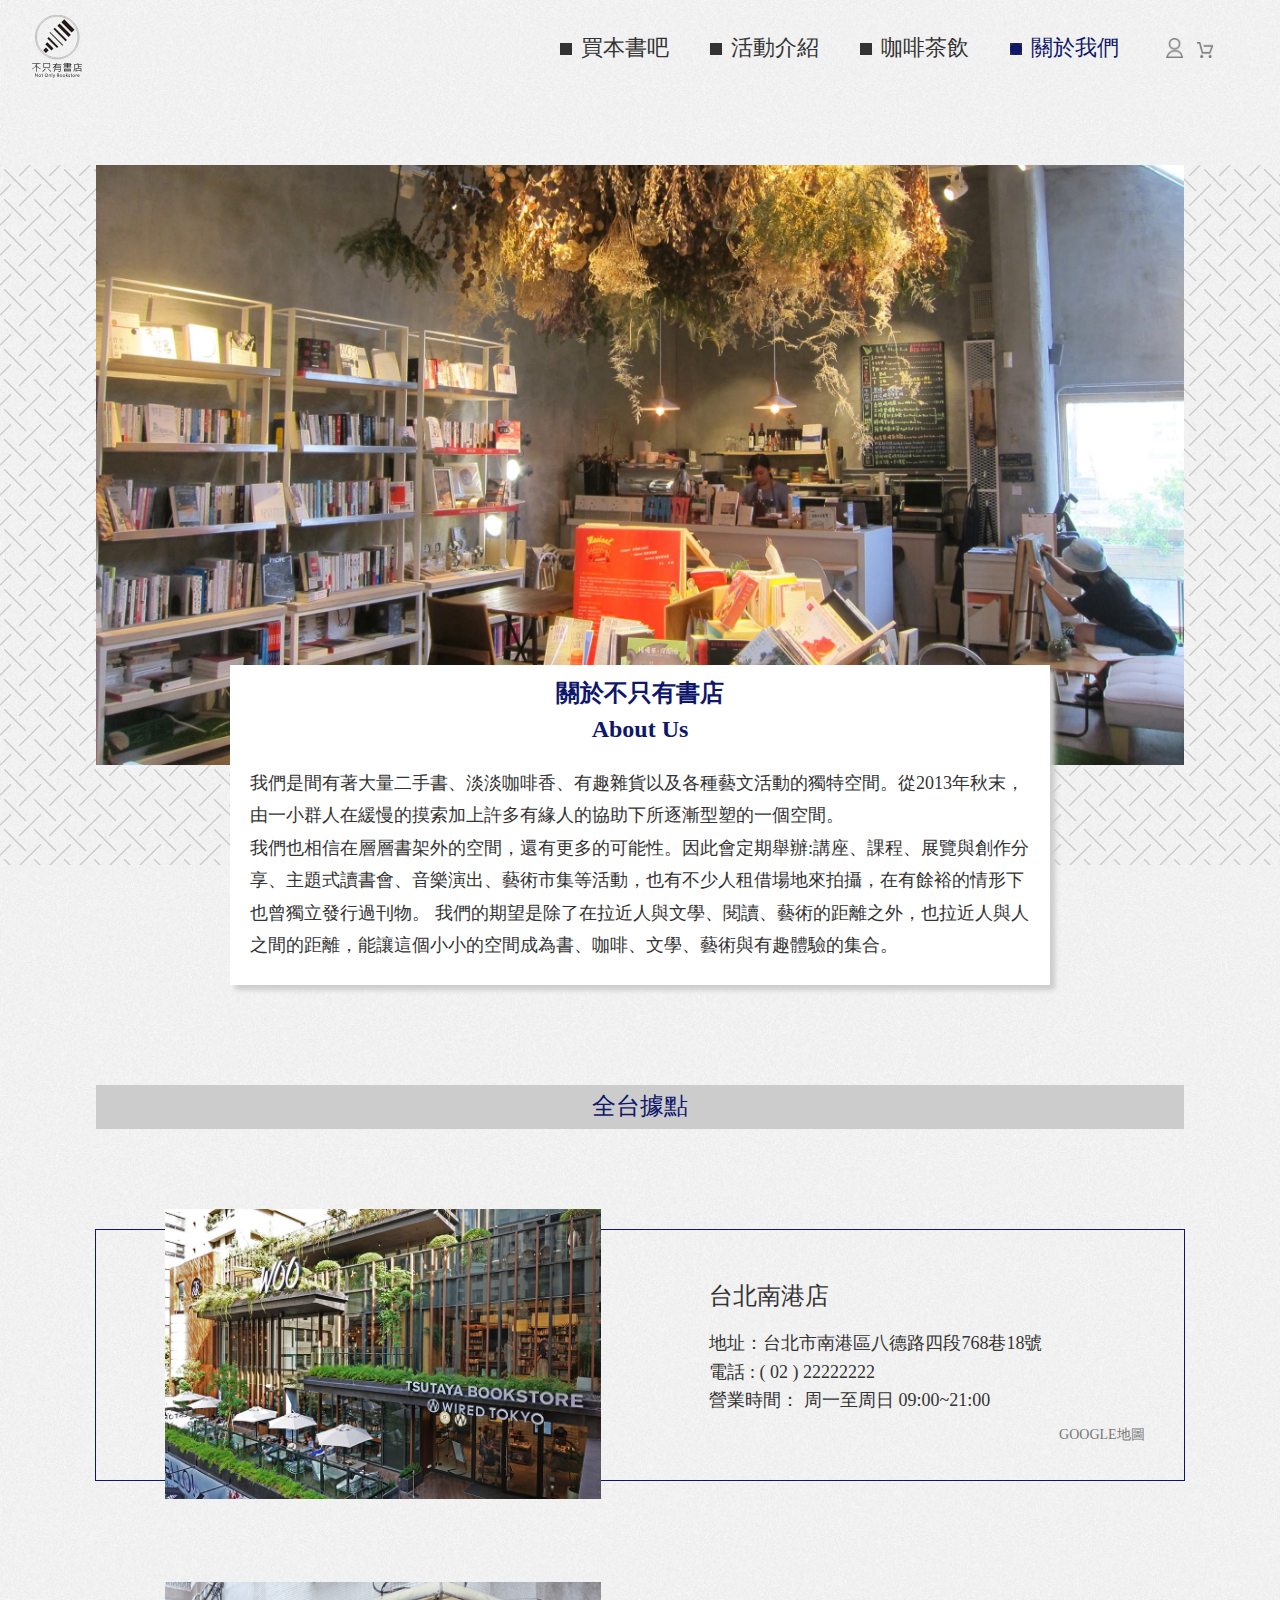
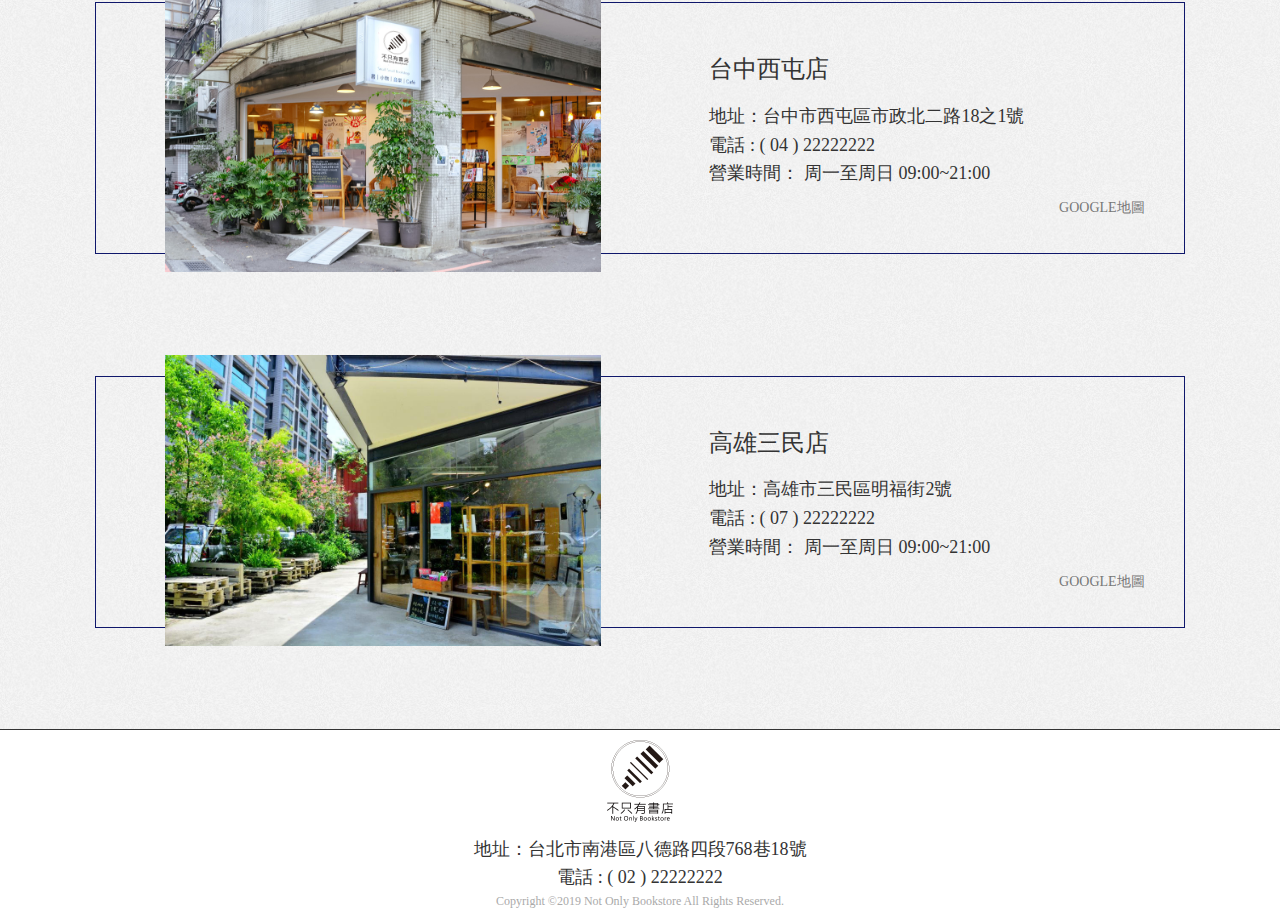
<file: about.html>
<!DOCTYPE html>
<html lang="en">

<head>
    <meta charset="UTF-8">
    <meta name="viewport" content="width=device-width, initial-scale=1.0">
    <meta http-equiv="X-UA-Compatible" content="ie=edge">
    <link rel="stylesheet" href="css/reset.css">
    <link rel="stylesheet" href="css/style.css">
    <link rel="stylesheet" href="css/about.css">
    <title>不只有書店 | 關於我們</title>
</head>

<body>
    <!-- ==========選單===================================================================== -->
    <input type="checkbox" name="" id="hide_in">
    <header class="header">
        <div class="navBar">
            <a href="index.html" class="logo">
                <img src="img/logo-final.svg" alt="logo">
            </a>
            <label for="hide_in" class="hide">
                <span></span>
            </label>
            <div class="navMenu">
                <ul>
                    <li>
                        <a href="buy.html" class="nav_link">買本書吧</a>
                    </li>
                    <!-- <li>
                        <a href="sell.html" class="nav_link">賣書/捐書</a>
                    </li> -->
                    <li>
                        <a href="activity.html" class="nav_link"> 活動介紹</a>
                    </li>
                    <li>
                        <a href="drink.html" class="nav_link">咖啡茶飲</a>
                    </li>
                    <li>
                        <a href="about.html" class="nav_link active_now">關於我們</a>
                    </li>
                </ul>
                <div class="logingroup">
                    <a href="#" class="login">
                        <img src="img/login.png" alt="login">
                    </a>
                    <a href="#" class="login">
                        <img src="img/shop.png" alt="shop">
                    </a>
                </div>
            </div>

        </div>
    </header>
    <div class="empty"></div>
    <!-- --內容---------------------------------------------------------------- -->
    <div class="about_content">
        <div class="contenBg"></div>
        <div class="contentBanner"></div>
        <div class="content_text">
            <h3>關於不只有書店
                <br> About Us</h3>
            <p>我們是間有著大量二手書、淡淡咖啡香、有趣雜貨以及各種藝文活動的獨特空間。從2013年秋末，由一小群人在緩慢的摸索加上許多有緣人的協助下所逐漸型塑的一個空間。
                <br> 我們也相信在層層書架外的空間，還有更多的可能性。因此會定期舉辦:講座、課程、展覽與創作分享、主題式讀書會、音樂演出、藝術市集等活動，也有不少人租借場地來拍攝，在有餘裕的情形下也曾獨立發行過刊物。 我們的期望是除了在拉近人與文學、閱讀、藝術的距離之外，也拉近人與人之間的距離，能讓這個小小的空間成為書、咖啡、文學、藝術與有趣體驗的集合。

            </p>
        </div>
    </div>
    <!-- --分店---------------------------------------------------------------- -->
    <div class="about_place">
        <div class="place_title">
            <h3>全台據點</h3>
            <!-- <hr> -->
        </div>
        <div class="place_group">
            <div class="place_item place_pic">
                <img src="img/place-1.jpg" alt="">
            </div>
            <div class="place_item place_text">
                <h3>台北南港店</h3>
                <p>地址：台北市南港區八德路四段768巷18號
                    <br> 電話 : ( 02 ) 22222222
                    <br> 營業時間： 周一至周日 09:00~21:00
                </p>
                <a href="https://www.google.com.tw/maps" target="_blank">
                    <h5 class="googleMap">GOOGLE地圖</h5>
                </a>
            </div>
            <div class="place_border"></div>
        </div>
        <!-- <hr> -->
        <div class="place_group">
            <div class="place_item place_pic">
                <img src="img/place-2.jpg" alt="">
            </div>
            <div class="place_item place_text">
                <h3>台中西屯店</h3>
                <p>地址：台中市西屯區市政北二路18之1號
                    <br> 電話 : ( 04 ) 22222222
                    <br> 營業時間： 周一至周日 09:00~21:00
                </p>
                <a href="https://www.google.com.tw/maps" target="_blank">
                    <h5 class="googleMap">GOOGLE地圖</h5>
                </a>
            </div>
            <div class="place_border"></div>
        </div>
        <div class="place_group">
            <div class="place_item place_pic">
                <img src="img/place-3.jpg" alt="">
            </div>
            <div class="place_item place_text">
                <h3>高雄三民店</h3>
                <p>地址：高雄市三民區明福街2號
                    <br> 電話 : ( 07 ) 22222222
                    <br> 營業時間： 周一至周日 09:00~21:00
                </p>
                <a href="https://www.google.com.tw/maps" target="_blank">
                    <h5 class="googleMap">GOOGLE地圖</h5>
                </a>
            </div>
            <div class="place_border"></div>
        </div>
    </div>
    <!-- ==========footer===================================================================== -->
    
    <div class="footer">
        <div class="footer_container">
            <div class="footer_item">
                <img src="img/logo.png" alt="logo">
            </div>
            <div class="footer_item">
                <p>地址：台北市南港區八德路四段768巷18號
                    <br> 電話 : ( 02 ) 22222222</p>
            </div>
            <div class="footer_item">
                <span>Copyright ©2019 Not Only Bookstore All Rights Reserved.</span>
            </div>
        </div>

    </div>


</body>

</html>
</file>
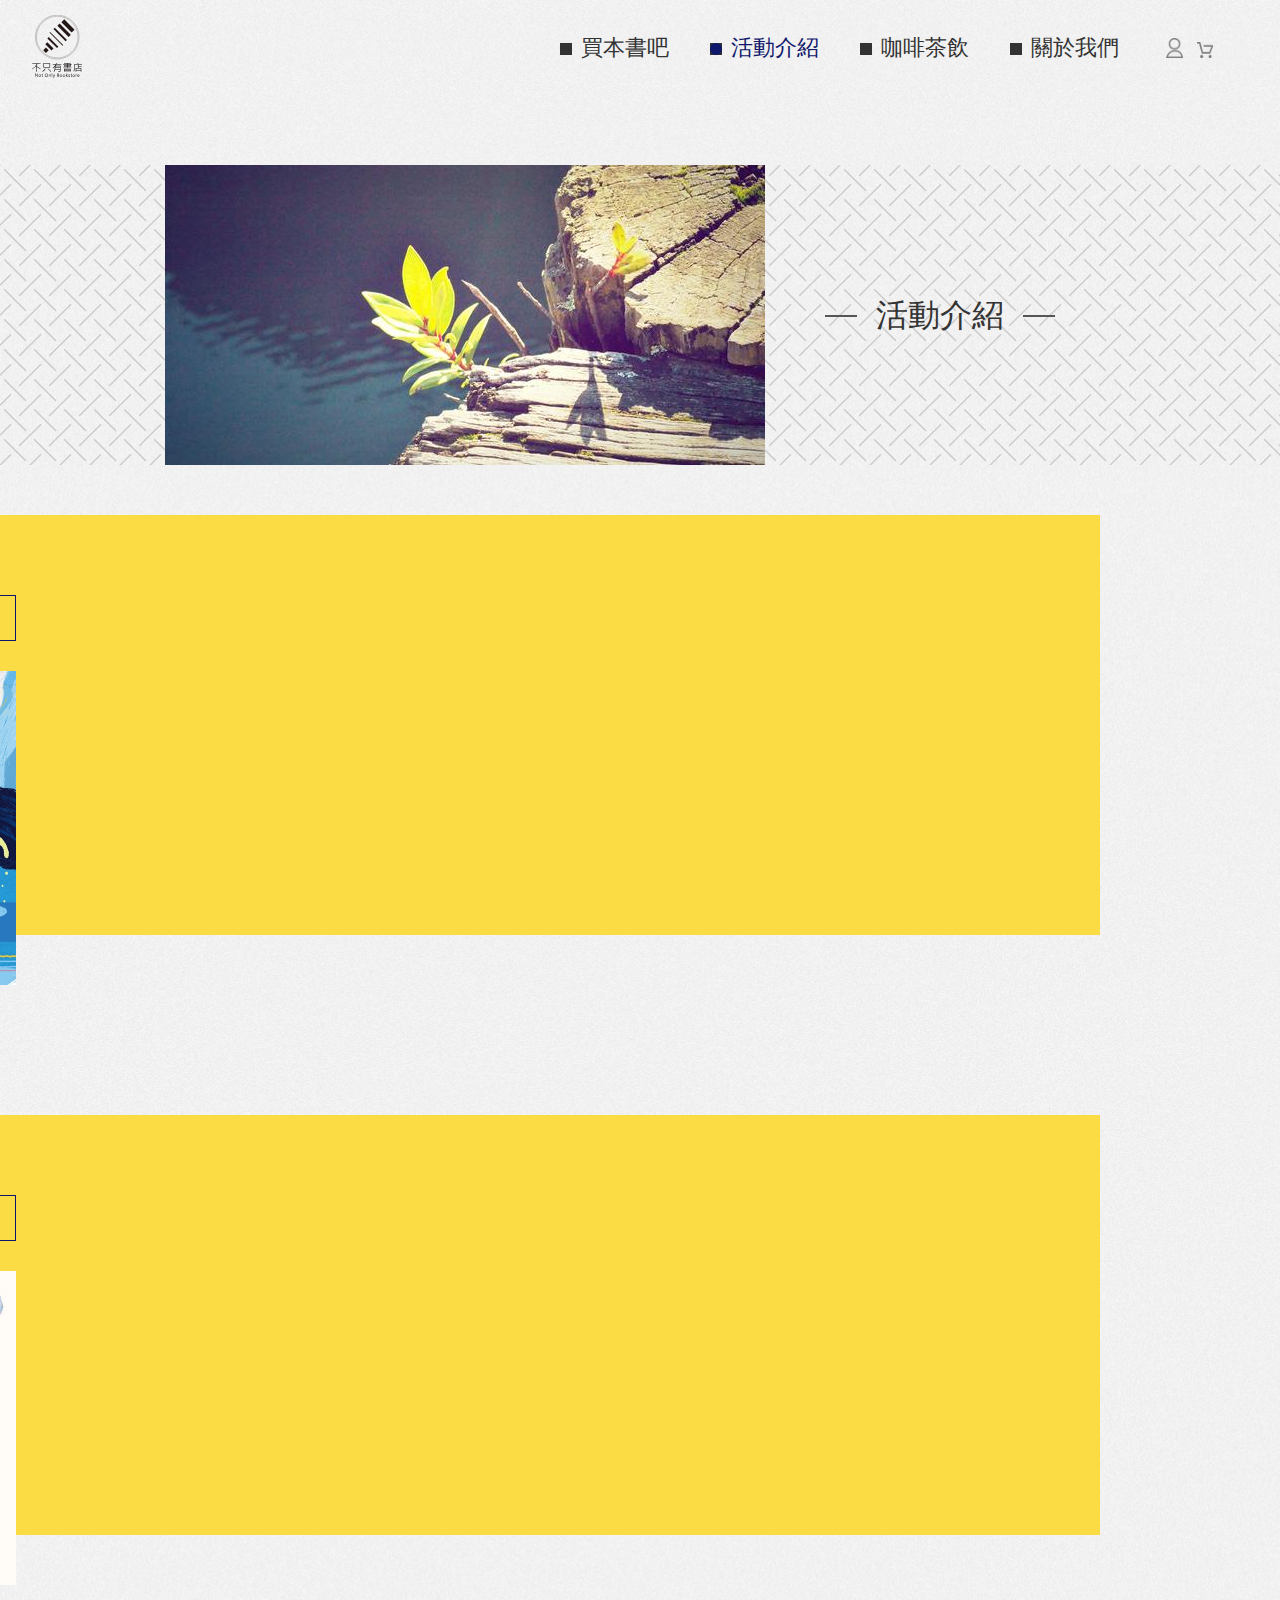
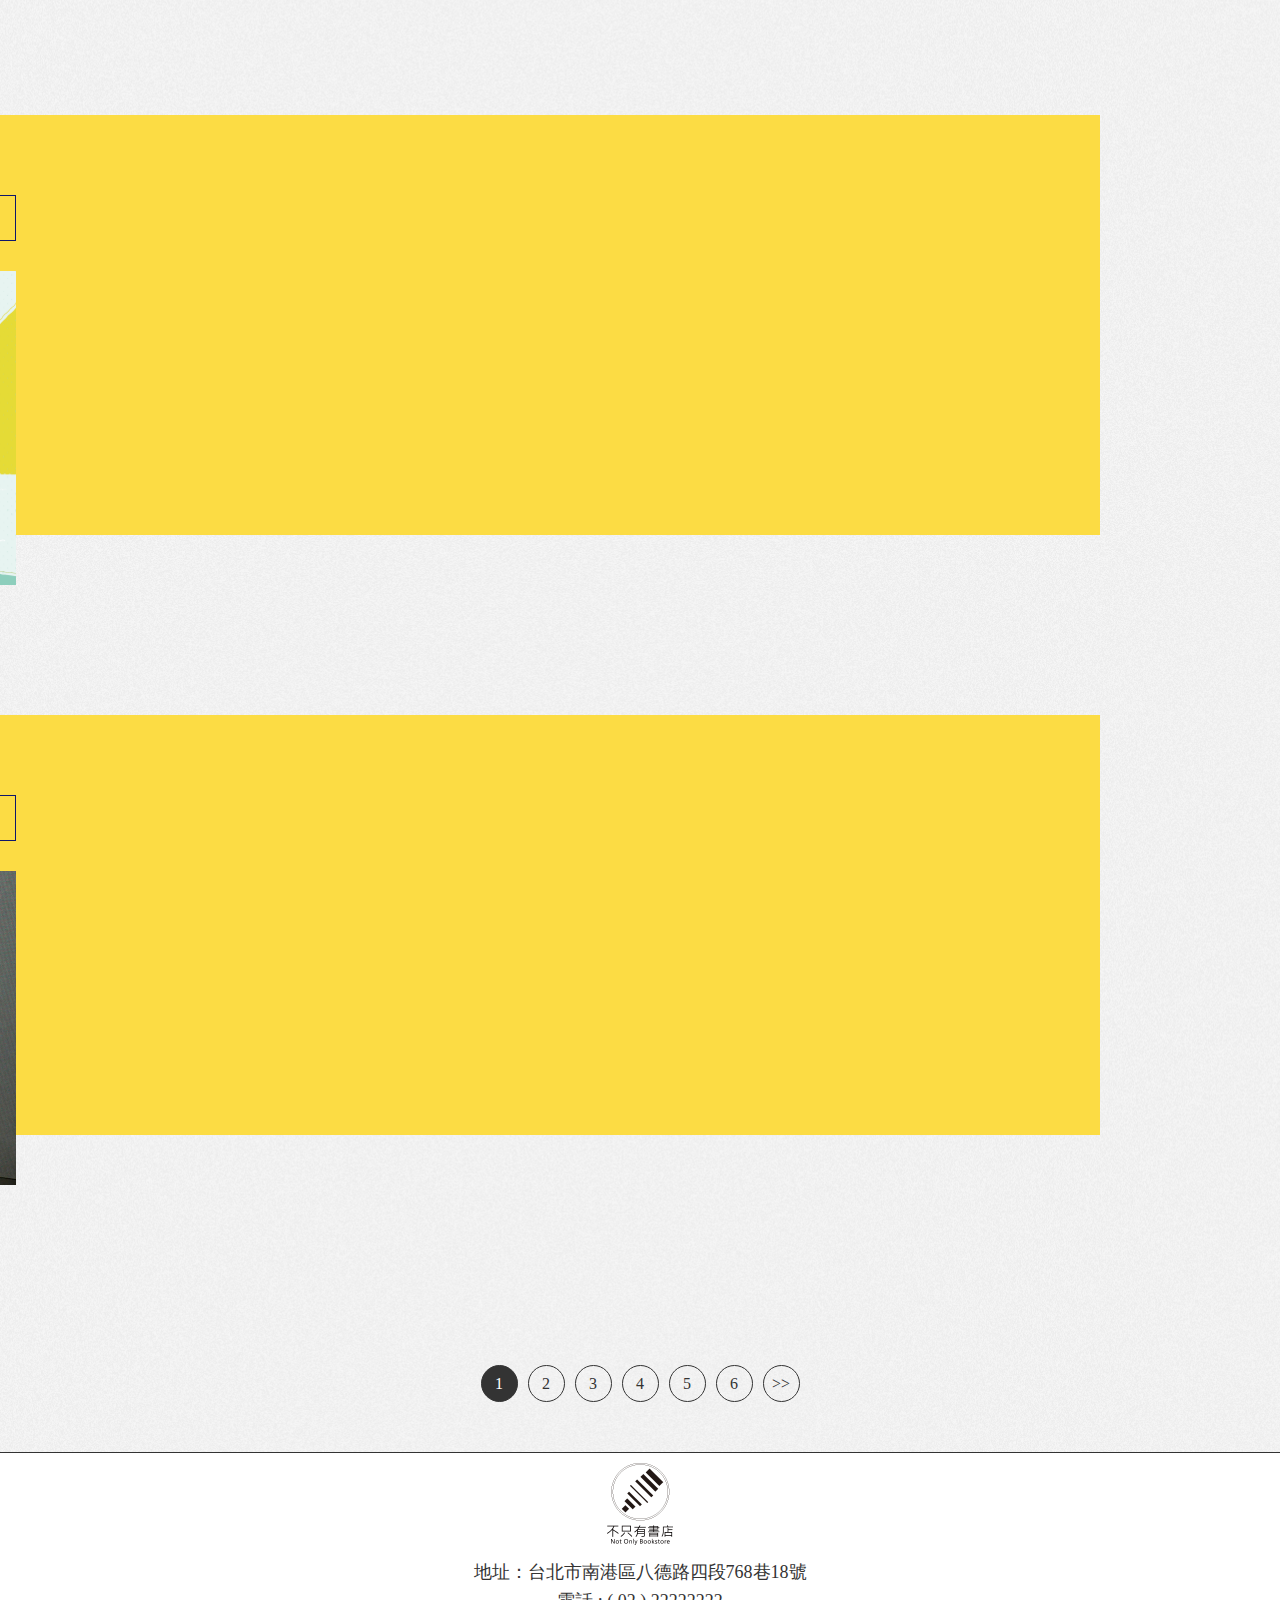
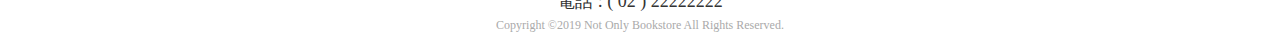
<file: activity.html>
<!DOCTYPE html>
<html lang="en">

<head>
    <meta charset="UTF-8">
    <meta name="viewport" content="width=device-width, initial-scale=1.0">
    <meta http-equiv="X-UA-Compatible" content="ie=edge">
    <link rel="stylesheet" href="css/reset.css">
    <link rel="stylesheet" href="css/style.css">
    <link rel="stylesheet" href="css/activity.css">
    <title>不只有書店 | 最新消息</title>
</head>

<body>
    <!-- ==========選單===================================================================== -->
    <input type="checkbox" name="" id="hide_in">
    <header class="header">
        <div class="navBar">
            <a href="index.html" class="logo">
                <img src="img/logo-final.svg" alt="logo">
            </a>
            <label for="hide_in" class="hide">
                <span></span>
                <!-- <i class="fa fa-bars"></i> -->
            </label>
            <div class="navMenu">
                <ul>
                    <li>
                        <a href="buy.html" class="nav_link">買本書吧</a>
                    </li>
                    
                    <li>
                        <a href="activity.html" class="nav_link active_now"> 活動介紹</a>
                    </li>
                    <li>
                        <a href="drink.html" class="nav_link">咖啡茶飲</a>
                    </li>
                    <li>
                        <a href="about.html" class="nav_link">關於我們</a>
                    </li>
                </ul>
                <div class="logingroup">
                    <a href="#" class="login">
                        <img src="img/login.png" alt="login">
                    </a>
                    <a href="#" class="login">
                        <img src="img/shop.png" alt="shop">
                    </a>
                </div>
            </div>

        </div>
    </header>
    <div class="empty"></div>
    <!-- ==========shortbanner===================================================================== -->

    <div class="short_banner">
        <div class="banner_group">
            <div class="shortBanner_pic">
                <img src="img/short-1.jpg">
                <div class="page_title">
                    <h2>活動介紹</h2>
                </div>
            </div>
        </div>
    </div>
    <!-- ==========內容===================================================================== -->
    <!-- ====one=== -->
    <section class="active_container">
        <div class="active_bg"></div>
        <div class="content">
            <div class="data_item dataNew">
                <p> 海洋下的世界可能比我們想像的更加複雜廣闊，即使到了現在，極深的海底尚有許多地方未曾被探勘； 廣大的海洋生物族群，還有許多謎團尚未被研究。而這神秘的海洋就像地球內部的太空一樣， Inner space 海底奇想便是帶領大家一同想像這個佔據地球約
                    70% 的空間裡可能發生的事情。

                    <br>在這些作品中，經常會出現的鯨豚類，可視為海洋神秘又親近人的象徵， 而畫中生物漂浮、飛行還有時空廊道的意象，則是對應海洋就像地球的「內太空」這樣的說法，而做出的呈現。
                </p>
                <div class="more_btn">
                    <a href="#">MORE</a>
                </div>
            </div>
            <div class="data_item data_move">
                <div class="title">
                    <h3>
                        <a href="#">【展覽】Inner space 海底奇想</a>
                    </h3>
                </div>
                <div class="dataPic">
                    <a href="#">
                        <img src="img/active-1.jpg" alt="">
                    </a>
                </div>
                <div class="mob_activetext">
                    <a href="#">
                        <p>海洋下的世界可能比我們想像的更加複雜廣闊，即使到了現在
                            <p class="more_small">.......more</p>
                        </p>
                    </a>
                </div>
            </div>
        </div>
        <div class="clearfix"></div>
        <!-- =====two==== -->
        <div class="active_bg"></div>
        <div class="content">
            <div class="data_item dataNew">
                </p>
                <p>溫馨月即將到來，不只有書店邀請插畫家 Mia 與你分享趣味的生活筆記。
                    <br>2017 年某天我突然厭煩了總是被衣服網拍吸引，卻總是穿不出稱心如意的樣子；又或是遇到了微正式的場合，翻遍衣櫃卻找不出適合的衣服。於是我想，是該做點功課了。「星期五的紙上穿搭」於是就這樣登場了!
                </p>
                <div class="more_btn">
                    <a href="#">MORE</a>
                </div>
            </div>
            <div class="data_item data_move">
                <div class="title">
                    <h3>
                        <a href="#">《紙上穿搭》展覽</a>
                    </h3>
                </div>
                <div class="dataPic">
                    <a href="#">
                        <img src="img/active-2.jpg" alt="">
                    </a>
                </div>
                <div class="mob_activetext">
                    <a href="#">
                        <p>溫馨月即將到來，不只有書店邀請插畫家 Mia 與你分享趣味的生活
                            <p class="more_small">.......more</p>
                        </p>
                    </a>
                </div>
            </div>
        </div>
        <div class="clearfix"></div>
        <!-- =====three==== -->
        <div class="active_bg"></div>
        <div class="content">
            <div class="data_item dataNew">
                <p>不只有書店是最早培養閱讀職人的書店，其獨特的詮釋與展示方式，讓每家書店展現不同的氣質。風格多元，正是不只有書店獨有的書店風景。
                    <br>為了彰顯其中的精彩，因而有了地下閱讀職人選。集合不只有書店各領域閱讀經驗豐富的同仁，網羅及精選各出版種類相關精彩書籍一次呈現。並期許不只有書店在未來的閱讀領域，可以繼續陪伴不缺席。
                </p>
                <div class="more_btn">
                    <a href="#">MORE</a>
                </div>
            </div>
            <div class="data_item data_move">
                <div class="title">
                    <h3>
                        <a href="#">【地下閱讀職人選】第11期 環境共好實踐論</a>
                    </h3>
                </div>
                <div class="dataPic">
                    <a href="#">
                        <img src="img/active-3.png" alt="#">
                    </a>
                </div>
                <div class="mob_activetext">
                        <a href="#">
                            <p>不只有書店是最早培養閱讀職人的書店，其獨特的詮釋與展示方式
                                <p class="more_small">.......more</p>
                            </p>
                        </a>
                    </div>

            </div>
        </div>
        <div class="clearfix"></div>
        <!-- =====four==== -->
        <div class="active_bg"></div>
        <div class="content">
            <div class="data_item dataNew">
                <p>在「時間簡史」一展中，王雅慧將當代生活的影像空間視為宇宙一隅，想像自己如同天文學家一般從中觀察和想像，試圖洞悉事物之間隱密的關係。「人的時間究竟是怎麼一回事？」
                    <br> 呈現她近十五年來對自然、時間、生命、變化等課題不同維度的思考與想像。此與王雅慧首次合作個展，屆時將同步出版藝術家小書，在其中收錄她過去對五名東西方藝術家創作的討論，以及新的創作觀點。
                </p>
                <div class="more_btn">
                    <a href="#">MORE</a>
                </div>
            </div>
            <div class="data_item data_move">
                <div class="title">
                    <h3>
                        <a href="#">【展覽】時間簡史-王雅慧個展</a>
                    </h3>
                </div>
                <div class="dataPic">
                    <a href="#">
                        <img src="img/active-4.jpg" alt="#">
                    </a>
                </div>
                <div class="mob_activetext">
                        <a href="#">
                            <p>在「時間簡史」一展中，王雅慧將當代生活的影像空間視為宇宙一隅
                                <p class="more_small">.......more</p>
                            </p>
                        </a>
                    </div>
            </div>
        </div>
        <div class="clearfix"></div>
        </div>

    </section>

    <div class="pageAction">
        <ul>
            <li class="pageHere">
                <a href="#" class="pageHere">1</a>
            </li>
            <li>
                <a href="#">2</a>
            </li>
            <li>
                <a href="#">3</a>
            </li>
            <li>
                <a href="#">4</a>
            </li>
            <li>
                <a href="#">5</a>
            </li>
            <li>
                <a href="#">6</a>
            </li>
            <li>
                <a href="#">>></a>
            </li>
        </ul>
    </div>


    <!-- ==========footer===================================================================== -->
    <div class="footer">
        <div class="footer_container">
            <div class="footer_item">
                <img src="img/logo.png" alt="logo">
            </div>
            <div class="footer_item">
                <p>地址：台北市南港區八德路四段768巷18號
                    <br> 電話 : ( 02 ) 22222222</p>
            </div>
            <div class="footer_item">
                <span>Copyright ©2019 Not Only Bookstore All Rights Reserved.</span>
            </div>
        </div>

    </div>

    <!-- ==========JS===================================================================== -->
    
    <script>
        // -----------scroll事件--------------
        document.getElementsByClassName("content")[0].classList.add("moveleft");
        window.addEventListener("scroll", function () {
            console.log(window.pageYOffset);
            if (window.pageYOffset >320) {
                document.getElementsByClassName("content")[1].classList.add("moveleft");
            };
            if (window.pageYOffset >950) {
                document.getElementsByClassName("content")[2].classList.add("moveleft");
            };
            if (window.pageYOffset >1500) {
                document.getElementsByClassName("content")[3].classList.add("moveleft");
            }  
        });
    </script>
</body>

</html>
</file>
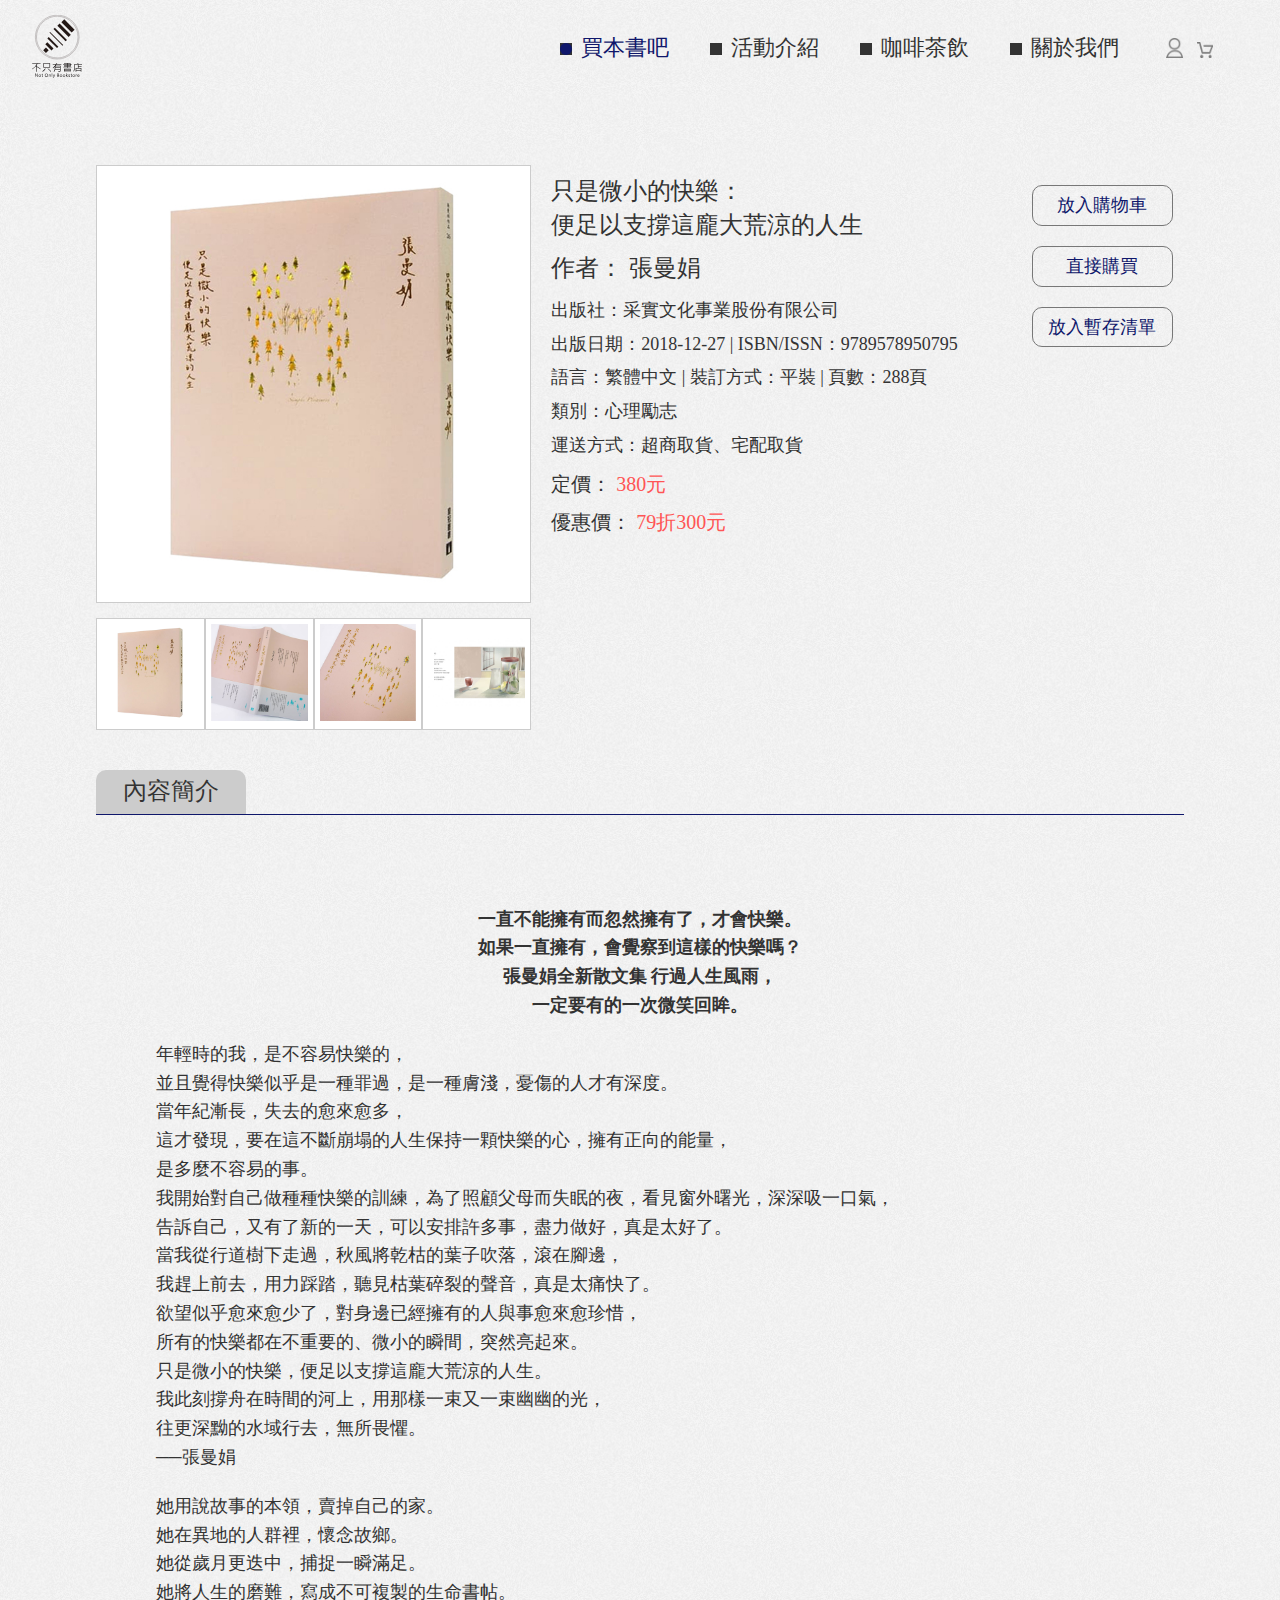
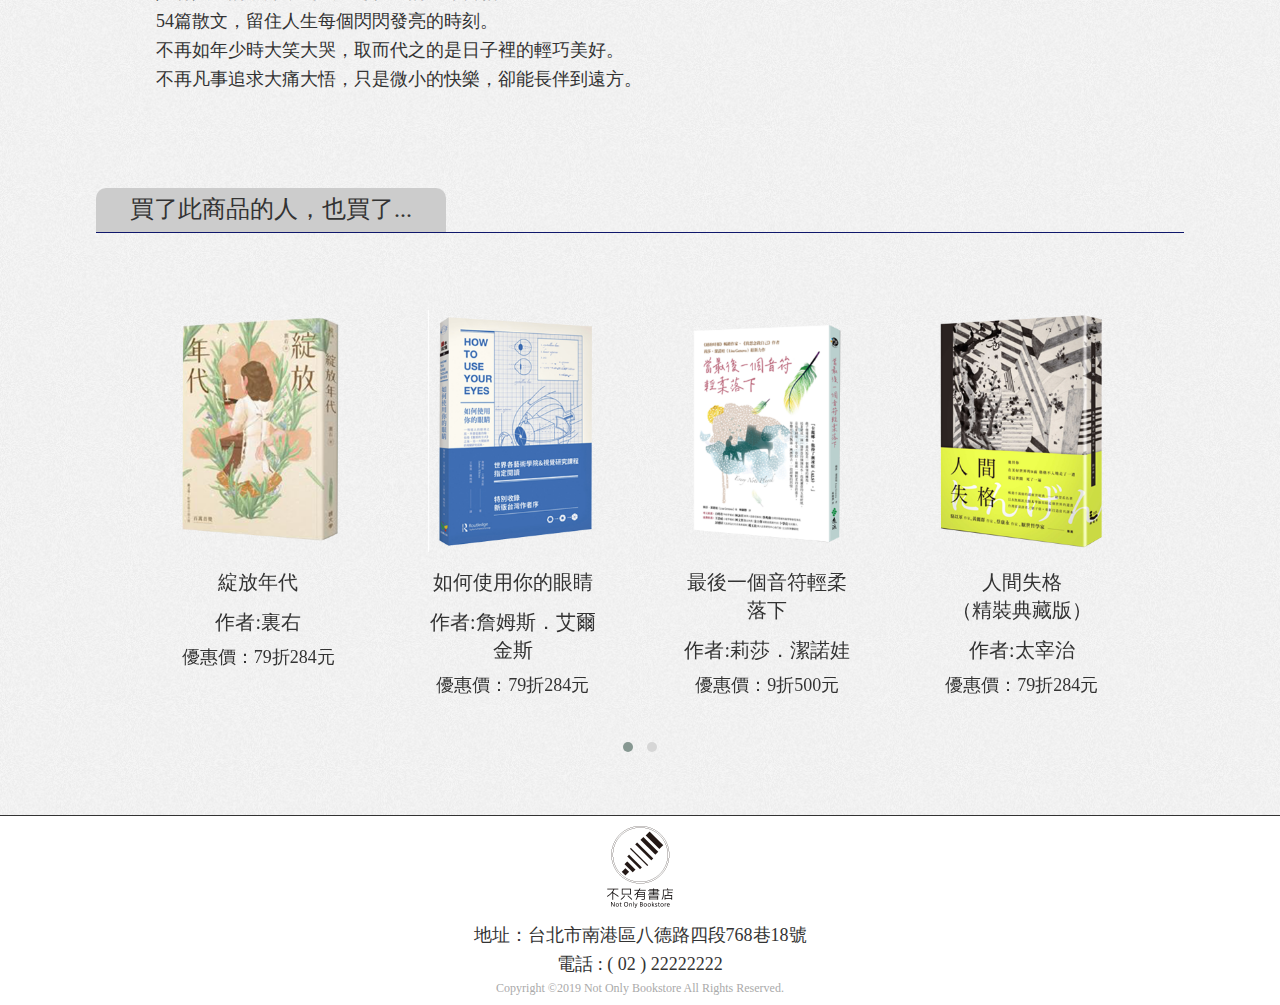
<file: buy-item.html>
<!DOCTYPE html>
<html lang="en">

<head>
    <meta charset="UTF-8">
    <meta name="viewport" content="width=device-width, initial-scale=1.0">
    <meta http-equiv="X-UA-Compatible" content="ie=edge">
    <link rel="stylesheet" href="css/reset.css">
    <link rel="stylesheet" href="css/style.css">
    <link rel="stylesheet" href="css/buy-item.css">
    <link rel="stylesheet" type="text/css" href="css/owl.carousel.min.css">
    <link rel="stylesheet" type="text/css" href="css/owl.theme.default.min.css">
    <link rel="stylesheet" type="text/css" href="css/animate.css">
    <title>不只有書店 | 只是微小的快樂：便足以支撐這龐大荒涼的人生</title>
</head>

<body>
    <!-- ==========選單===================================================================== -->
    <input type="checkbox" name="" id="hide_in">
    <header class="header">
        <div class="navBar">
            <a href="index.html" class="logo">
                <img src="img/logo-final.svg" alt="logo">
            </a>
            <label for="hide_in" class="hide">
                <span></span>
                <!-- <i class="fa fa-bars"></i> -->
            </label>
            <div class="navMenu">
                <ul>
                    <li>
                        <a href="buy.html" class="nav_link active_now">買本書吧</a>
                    </li>
                    <!-- <li>
                        <a href="sell.html" class="nav_link">賣書/捐書</a>
                    </li> -->
                    <li>
                        <a href="activity.html" class="nav_link"> 活動介紹</a>
                    </li>
                    <li>
                        <a href="drink.html" class="nav_link ">咖啡茶飲</a>
                    </li>
                    <li>
                        <a href="about.html" class="nav_link">關於我們</a>
                    </li>
                </ul>
                <div class="logingroup">
                    <a href="#" class="login">
                        <img src="img/login.png" alt="login">
                    </a>
                    <a href="#" class="login">
                        <img src="img/shop.png" alt="shop">
                    </a>
                </div>
            </div>
        </div>
    </header>
    <div class="empty"></div>

    <!-- ==========內容===================================================================== -->
    <div class="item_container">
        <div class="item_main_wrap">
            <div class="book_content wrap_left">
                <div class="book_pic">
                    <div  class="book_bigpic">
                        <a href="#">
                            <img src="img/small-1.jpg" id="show-image" alt="">
                        </a>
                    </div>
                    <div class="book_smallpic">
                        <div class="small_item">
                            <a href="img/small-1.jpg">
                                <img src="img/small-1.jpg" alt="">
                            </a>
                        </div>
                        <div class="small_item">
                            <a href="img/small-2.jpg">
                                <img src="img/small-2.jpg" alt="">
                            </a>
                        </div>
                        <div class="small_item">
                            <a href="img/small-3.jpg">
                                <img src="img/small-3.jpg" alt="">
                            </a>
                        </div>
                        <div class="small_item">
                            <a href="img/small-4.jpg">
                                <img src="img/small-4.jpg" alt="">
                            </a>
                        </div>
                        <div class="clearfix"></div>
                        <!-- <div class="pic_btn">
                            <a href=""></a>
                        </div> -->
                    </div>
                </div>
            </div>
            <div class="book_content wrap_middle">
                <div class="book_text">
                    <h3>只是微小的快樂：
                        <br>便足以支撐這龐大荒涼的人生</h3>
                    <h3>作者： 張曼娟</h3>
                    <p>出版社：采實文化事業股份有限公司</p>
                    <p>出版日期：2018-12-27 | ISBN/ISSN：9789578950795</p>
                    <p>語言：繁體中文 | 裝訂方式：平裝 | 頁數：288頁</p>
                    <p>類別：心理勵志</p>
                    <p>運送方式：超商取貨、宅配取貨</p>
                    <h4>定價：
                        <span>380元</span>
                    </h4>
                    <h4>優惠價：
                        <span>79折300元</span>
                    </h4>
                </div>
                <div class="book_text_mob">
                    <h3>只是微小的快樂：便足以支撐這龐大荒涼的人生</h3>
                    <h3>作者： 張曼娟</h3>
                    <h4>定價：
                        <span>380元</span>
                    </h4>
                    <h4>優惠價：
                        <span>79折300元</span>
                    </h4>
                </div>
            </div>
            <div class="book_content wrap_right">
                <div class="cart shop_btn">
                    <a href="#">
                        <p>放入購物車</p>
                    </a>
                </div>
                <div class="cart shop_btn">
                    <a href="#">
                        <p>直接購買</p>
                    </a>
                </div>
                <div class="cart shop_btn">
                    <a href="#">
                        <p>放入暫存清單</p>
                    </a>
                </div>
                <!-- <p>目前已有10人收藏</p> -->
            </div>
            <div class="clearfix"></div>
        </div>
    </div>
    <!-- ==========簡介===================================================================== -->
    <div class="bookContent">
        <div class="title">
            <h3>內容簡介</h3>
        </div>
        <div class="line"></div>
        <div class="book_article">
            <p class="center">一直不能擁有而忽然擁有了，才會快樂。
                <br>如果一直擁有，會覺察到這樣的快樂嗎？
                <br>張曼娟全新散文集 行過人生風雨，
                <br>一定要有的一次微笑回眸。
            </p>
            <p>年輕時的我，是不容易快樂的，
                <br>並且覺得快樂似乎是一種罪過，是一種膚淺，憂傷的人才有深度。
                <br>當年紀漸長，失去的愈來愈多，
                <br>這才發現，要在這不斷崩塌的人生保持一顆快樂的心，擁有正向的能量，
                <br>是多麼不容易的事。
                <br>我開始對自己做種種快樂的訓練，為了照顧父母而失眠的夜，看見窗外曙光，深深吸一口氣，
                <br>告訴自己，又有了新的一天，可以安排許多事，盡力做好，真是太好了。
                <br>當我從行道樹下走過，秋風將乾枯的葉子吹落，滾在腳邊，
                <br>我趕上前去，用力踩踏，聽見枯葉碎裂的聲音，真是太痛快了。
                <br>欲望似乎愈來愈少了，對身邊已經擁有的人與事愈來愈珍惜，
                <br>所有的快樂都在不重要的、微小的瞬間，突然亮起來。
                <br>只是微小的快樂，便足以支撐這龐大荒涼的人生。
                <br>我此刻撐舟在時間的河上，用那樣一束又一束幽幽的光，
                <br>往更深黝的水域行去，無所畏懼。
                <br>──張曼娟
                <br>
            </p>
            <p class="last">她用說故事的本領，賣掉自己的家。
                <br>她在異地的人群裡，懷念故鄉。
                <br>她從歲月更迭中，捕捉一瞬滿足。
                <br>她將人生的磨難，寫成不可複製的生命書帖。
                <br>54篇散文，留住人生每個閃閃發亮的時刻。
                <br>不再如年少時大笑大哭，取而代之的是日子裡的輕巧美好。
                <br>不再凡事追求大痛大悟，只是微小的快樂，卻能長伴到遠方。
            </p>
        </div>
    </div>
    <!-- ==========追蹤===================================================================== -->
    <div class="book_otherbuy">
        <div class="other_title">
            <h3>買了此商品的人，也買了...</h3>
        </div>
        <div class="line"></div>
        <div class="other_group owl-carousel owl-theme">
            <div class="other_items item">
                <div class="other_items_pic">
                    <a href="#">
                        <img src="img/book-8.png" alt="#" class="other_pic"> </a>
                </div>
                <div class="other_items_text">
                    <a href="#">
                        <h4>綻放年代</h4>
                        <h4>作者:裏右</h4>
                        <h5>優惠價：79折284元</h5>
                    </a>
                </div>
            </div>
            <div class="other_items item">
                <div class="other_items_pic">
                    <a href="#">
                        <img src="img/book-6.png" alt="#" class="other_pic"> </a>
                </div>
                <div class="other_items_text">
                    <a href="#">
                        <h4>如何使用你的眼睛</h4>
                        <h4>作者:詹姆斯．艾爾金斯</h4>
                        <h5>優惠價：79折284元</h5>
                    </a>
                </div>
            </div>
            <div class="other_items item">
                <div class="other_items_pic">
                    <a href="#">
                        <img src="img/book-2.png" alt="#" class="other_pic"> </a>
                </div>
                <div class="other_items_text">
                    <a href="#">
                        <h4>最後一個音符輕柔落下</h4>
                        <h4>作者:莉莎．潔諾娃</h4>
                        <h5>優惠價：9折500元</h5>
                    </a>
                </div>
            </div>
            <div class="other_items item">
                <div class="other_items_pic">
                    <a href="#">
                        <img src="img/book-12.png" alt="#" class="other_pic"> </a>
                </div>
                <div class="other_items_text">
                    <a href="#">
                        <h4>人間失格
                            <br>（精裝典藏版）</h4>
                        <h4>作者:太宰治</h4>
                        <h5>優惠價：79折284元</h5>
                    </a>
                </div>
            </div>
            <div class="other_items item">
                <div class="other_items_pic">
                    <a href="#">
                        <img src="img/book-8.png" alt="#" class="other_pic"> </a>
                </div>
                <div class="other_items_text">
                    <a href="#">
                        <h4>綻放年代</h4>
                        <h4>作者:裏右</h4>
                        <h5>優惠價：79折284元</h5>
                    </a>
                </div>
            </div>
            <div class="other_items item">
                <div class="other_items_pic">
                    <a href="#">
                        <img src="img/book-10.png" alt="#" class="other_pic"> </a>
                </div>
                <div class="other_items_text">
                    <a href="#">
                        <h4>華麗計程車</h4>
                        <h4>作者:陳俊文</h4>
                        <h5>優惠價：8折320元</h5>
                    </a>
                </div>
            </div>
            <div class="other_items item">
                <div class="other_items_pic">
                    <a href="#">
                        <img src="img/book-2.png" alt="#" class="other_pic"> </a>
                </div>
                <div class="other_items_text">
                    <a href="#">
                        <h4>最後一個音符輕柔落下</h4>
                        <h4>作者:莉莎．潔諾娃</h4>
                        <h5>優惠價：9折500元</h5>
                    </a>
                </div>
            </div>
        </div>


    </div>


    <!-- ==========footer===================================================================== -->
    <div class="footer">
        <div class="footer_container">
            <div class="footer_item">
                <img src="img/logo.png" alt="logo">
            </div>
            <div class="footer_item">
                <p>地址：台北市南港區八德路四段768巷18號
                    <br> 電話 : ( 02 ) 22222222</p>
            </div>
            <div class="footer_item">
                <span>Copyright ©2019 Not Only Bookstore All Rights Reserved.</span>
            </div>
        </div>
    </div>

    <script src="js/jquery-3.4.1.min.js"></script>
    <script src="js/owl.carousel.js"></script>

    <script>
        // $(document).ready(function () {
        //     $(".owl-carousel").owlCarousel({
        //         items: 5,
        //         loop: true,
        //         center: true,

        //         nav:false
        //     });
        // });
        $(function () {
            var $showImage = $('#show-image');
            $('.book_smallpic a').click(function () {
                // var $imgSrc = $(this).attr('href');
                $showImage.attr('src', $(this).find('img').attr('src'));
                return false;
            });
        });

        $('.owl-carousel').owlCarousel({
            stagePadding: 50,
            loop: true,
            margin: 30,
            // nav: false,
            dots: true,
            autoplay: true,
            autoplayTimeout: 2000,
            responsive: {
                0: {
                    items: 1
                },
                600: {
                    items: 2
                },
                1000: {
                    items: 4
                }
            }
        });
    </script>

</body>

</html>
</file>
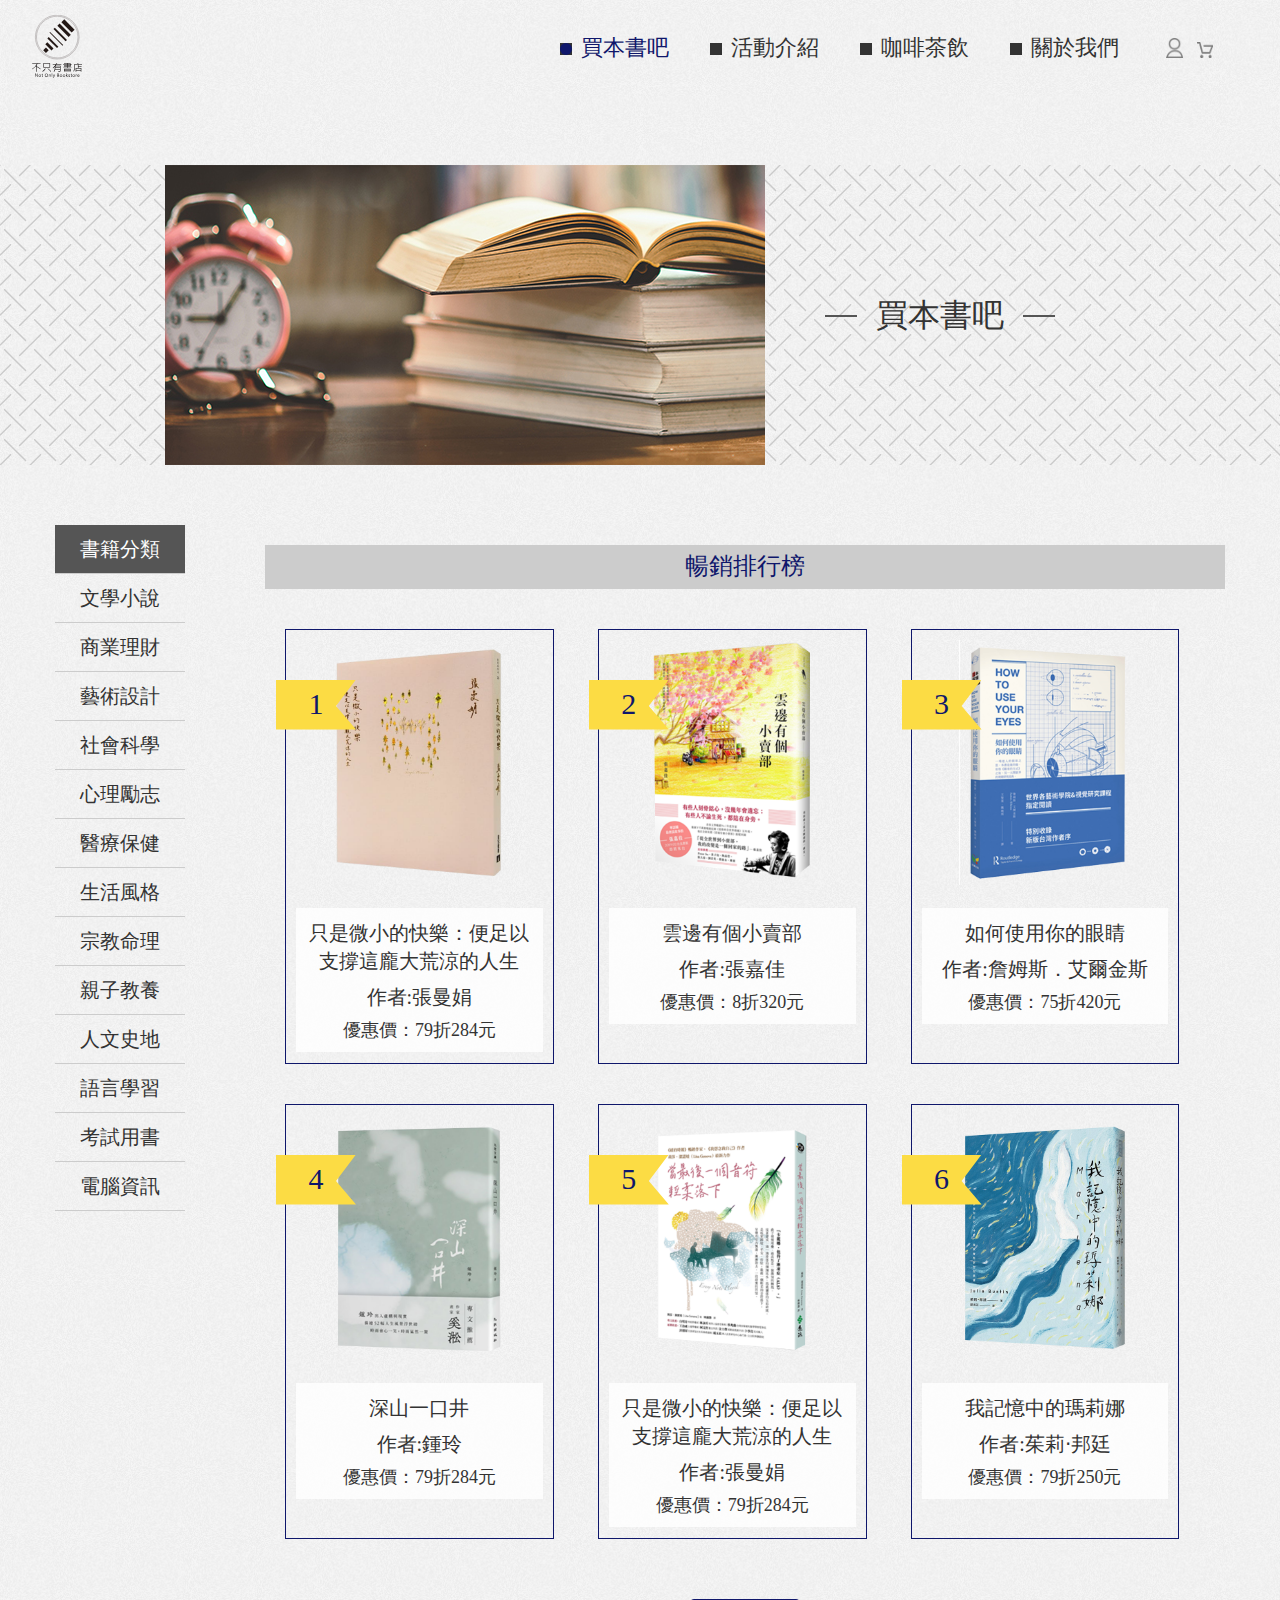
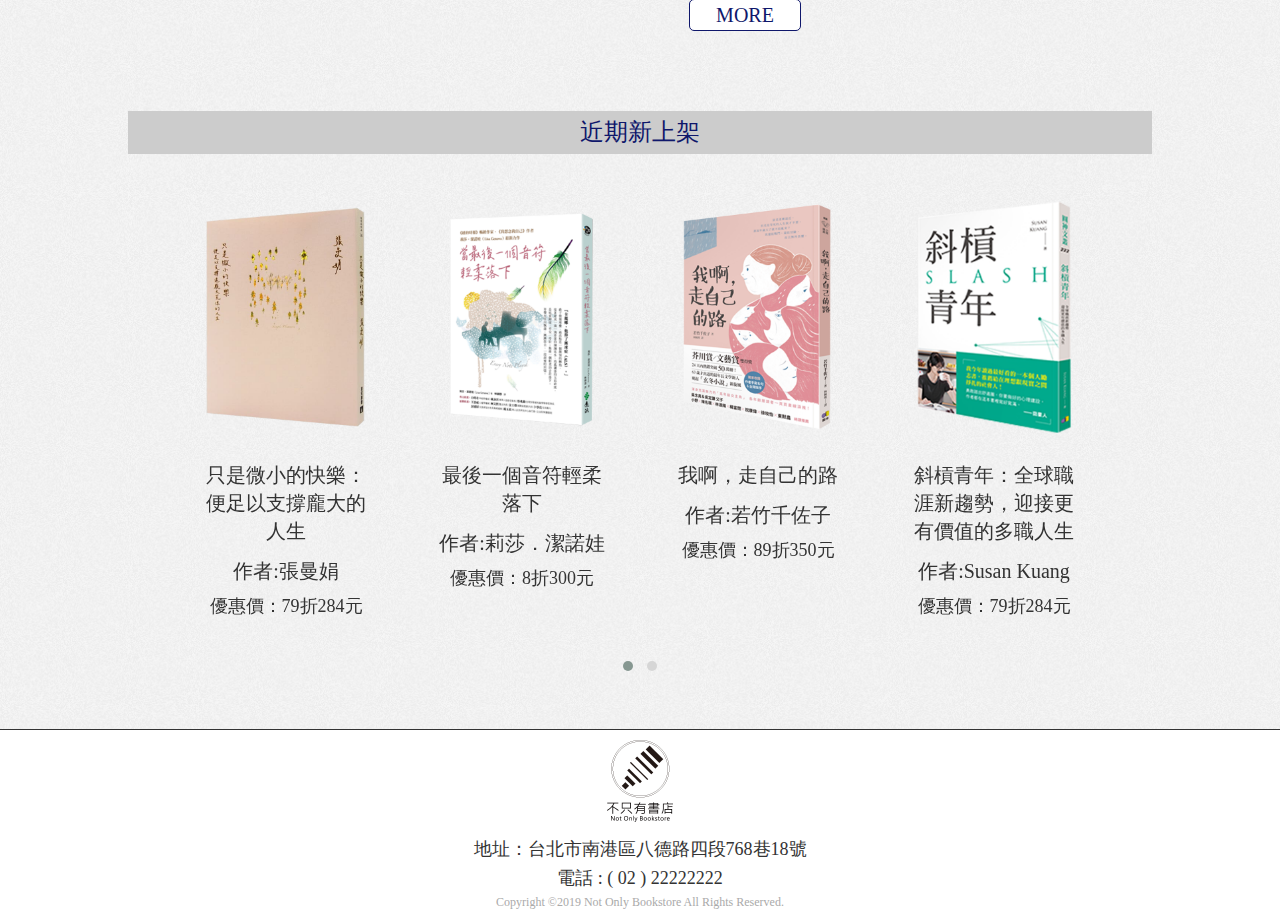
<file: buy.html>
<!DOCTYPE html>
<html lang="en">

<head>
    <meta charset="UTF-8">
    <meta name="viewport" content="width=device-width, initial-scale=1.0">
    <meta http-equiv="X-UA-Compatible" content="ie=edge">

    <link rel="stylesheet" href="css/reset.css">
    <link rel="stylesheet" href="css/style.css">
    <link rel="stylesheet" href="css/buy.css">
    <link rel="stylesheet" type="text/css" href="css/owl.carousel.min.css">
    <link rel="stylesheet" type="text/css" href="css/owl.theme.default.min.css">
    <link rel="stylesheet" type="text/css" href="css/animate.css">
    <title>不只有書店 | 買本書吧</title>
</head>

<body>
    <!-- ==========選單===================================================================== -->
    <input type="checkbox" name="" id="hide_in">
    <header class="header">
        <div class="navBar">
            <a href="index.html" class="logo">
                <img src="img/logo-final.svg" alt="logo">
            </a>
            <label for="hide_in" class="hide">
                <span></span>
                <!-- <i class="fa fa-bars"></i> -->
            </label>
            <div class="navMenu">
                <ul>
                    <li>
                        <a href="buy.html" class="nav_link active_now">買本書吧</a>
                    </li>
                    <!-- <li>
                        <a href="sell.html" class="nav_link">賣書/捐書</a>
                    </li> -->
                    <li>
                        <a href="activity.html" class="nav_link"> 活動介紹</a>
                    </li>
                    <li>
                        <a href="drink.html" class="nav_link">咖啡茶飲</a>
                    </li>
                    <li>
                        <a href="about.html" class="nav_link">關於我們</a>
                    </li>
                </ul>
                <div class="logingroup">
                    <a href="#" class="login">
                        <img src="img/login.png" alt="login">
                    </a>
                    <a href="#" class="login">
                        <img src="img/shop.png" alt="shop">
                    </a>
                </div>
            </div>

        </div>
    </header>
    <div class="empty"></div>
    <!-- ==========buybanner===================================================================== -->

    <div class="short_banner">
        <div class="banner_group">
            <div class="shortBanner_pic">
                <img src="img/buybanner.jpg">
                <div class="page_title">
                    <h2>買本書吧</h2>
                </div>
            </div>
        </div>
    </div>
    <!-- --內容---------------------------------------------------------------- -->
    <!-- <div class="search_bar">
        <div class="search_item search_floatLeft">
            <input type="search" name="" id="searchBar" placeholder="搜尋" class="input_search">
            <a href="#">
                <div class="fa-search"></div>
            </a>
        </div>
        <div class="search_item search_text">
            <img src="" alt="">
            <a href="#">
                <p>買二手書抽回饋金</p>
            </a>
            <a href="#">
                <p>一起減塑愛地球</p>
            </a>
            <a href="#">
                <p>賣二手書</p>
            </a>
        </div>
        <div class="clearfix"></div>
    </div> -->
    <!-- --排行榜---------------------------------------------------------------- -->
    <div class="buy_content_full">
        <div class="buy_content">
            <div class="buy_content_item">
                <!-- =========web分類====================================== -->
                <div class="web-book_menu">
                    <a href="#">
                        <h4 class="menu_title">書籍分類</h4>
                    </a>
                    <a href="#">
                        <h4>文學小說</h4>
                    </a>
                    <a href="#">
                        <h4>商業理財</h4>
                    </a>
                    <a href="#">
                        <h4>藝術設計</h4>
                    </a>
                    <a href="#">
                        <h4>社會科學</h4>
                    </a>
                    <a href="#">
                        <h4>心理勵志</h4>
                    </a>
                    <a href="#">
                        <h4>醫療保健</h4>
                    </a>
                    <a href="#">
                        <h4>生活風格</h4>
                    </a>
                    <a href="#">
                        <h4>宗教命理</h4>
                    </a>
                    <a href="#">
                        <h4>親子教養</h4>
                    </a>
                    <a href="#">
                        <h4>人文史地</h4>
                    </a>
                    <a href="#">
                        <h4>語言學習</h4>
                    </a>
                    <a href="#">
                        <h4>考試用書</h4>
                    </a>
                    <a href="#">
                        <h4>電腦資訊</h4>
                    </a>
                    <!-- <a href="#">
                        <h4>書籍分類</h4>
                    </a> -->
                </div>
                <div class="mob_web-book_menu">
                    <label for="mob_menu">書籍分類</label>
                    <select class="mob_menu" id="mob_menu">
                        <option>文學小說</option>
                        <option value="">商業理財</option>
                        <option value="">藝術設計</option>
                        <option value="">社會科學</option>
                        <option value="">心理勵志</option>
                        <option value="">醫療保健</option>
                    </select>
                </div>
            </div>

            <div class="buy_content_item buy_content_best">
                <div class="buy_title">
                    <h3>暢銷排行榜</h3>
                </div>
                <div class="best_group">
                    <div class="buy_ranking numbox_one">
                        <a href="buy-item.html">
                            <div class="buybest_pic">
                                <img src="img/book-4.png" alt="#" class="num_pic">
                                <div class="robe">
                                    <p>1</p>
                                </div>
                            </div>
                            <div class="best_text">
                                <h4>只是微小的快樂：便足以支撐這龐大荒涼的人生</h4>
                                <h4>作者:張曼娟</h4>
                                <h5>優惠價：79折284元</h5>
                            </div>
                            <div class="clearfix"></div>
                        </a>
                    </div>
                    <div class="buy_ranking numbox_one">
                        <a href="buy-item.html">
                            <div class="buybest_pic">
                                <img src="img/book-11.png" alt="#" class="num_pic">
                                <div class="robe">
                                    <p>2</p>
                                </div>
                            </div>
                            <div class="best_text">
                                <h4>雲邊有個小賣部</h4>
                                <h4>作者:張嘉佳</h4>
                                <h5>優惠價：8折320元</h5>
                            </div>
                            <div class="clearfix"></div>
                        </a>
                    </div>
                    <div class="buy_ranking numbox_one">
                        <a href="buy-item.html">
                            <div class="buybest_pic">
                                <img src="img/book-6.png" alt="#" class="num_pic">
                                <div class="robe">
                                    <p>3</p>
                                </div>
                            </div>
                            <div class="best_text">
                                <h4>如何使用你的眼睛</h4>
                                <h4>作者:詹姆斯．艾爾金斯</h4>
                                <h5>優惠價：75折420元</h5>
                            </div>
                            <div class="clearfix"></div>
                        </a>
                    </div>
                    <div class="buy_ranking numbox_one">
                        <a href="buy-item.html">
                            <div class="buybest_pic">
                                <img src="img/book-3.png" alt="#" class="num_pic">
                                <div class="robe">
                                    <p>4</p>
                                </div>
                            </div>
                            <div class="best_text">
                                <h4>深山一口井</h4>
                                <h4>作者:鍾玲</h4>
                                <h5>優惠價：79折284元</h5>
                            </div>
                            <div class="clearfix"></div>
                        </a>
                    </div>
                    <div class="buy_ranking numbox_one">
                        <a href="buy-item.html">
                            <div class="buybest_pic">
                                <img src="img/book-2.png" alt="#" class="num_pic">
                                <div class="robe">
                                    <p>5</p>
                                </div>
                            </div>
                            <div class="best_text">
                                <h4>只是微小的快樂：便足以支撐這龐大荒涼的人生</h4>
                                <h4>作者:張曼娟</h4>
                                <h5>優惠價：79折284元</h5>
                            </div>
                            <div class="clearfix"></div>
                        </a>
                    </div>
                    <div class="buy_ranking numbox_one">
                        <a href="buy-item.html">
                            <div class="buybest_pic">
                                <img src="img/book-1.png" alt="#" class="num_pic">
                                <div class="robe">
                                    <p>6</p>
                                </div>
                            </div>
                            <div class="best_text">
                                <h4>我記憶中的瑪莉娜</h4>
                                <h4>作者:茱莉‧邦廷</h4>
                                <h5>優惠價：79折250元</h5>
                            </div>
                            <div class="clearfix"></div>
                        </a>
                    </div>
                </div>

                <div class="more_btn">
                        <a href="#">MORE</a>
                </div>
            </div>

        </div>
        <!-- ==========新品===================================================================== -->
        <section class="newbook">
            <div class="newBook_container ">
                <h3>近期新上架</h3>
                <div class="new_itemGroup owl-carousel owl-theme">
                    <div class="new_items item">
                        <div class="new_items_pic">
                            <a href="#"> <img src="img/book-4.png" alt="#" class="new_pic"> </a>
                        </div>
                        <div class="new_items_text">
                            <a href="#">
                                <h4>只是微小的快樂：便足以支撐龐大的人生</h4>
                                <h4>作者:張曼娟</h4>
                                <h5>優惠價：79折284元</h5>
                            </a>
                        </div>
                    </div>
                    <div class="new_items item">
                        <div class="new_items_pic">
                            <a href="#"> <img src="img/book-2.png" alt="#" class="new_pic"> </a>
                        </div>
                        <div class="new_items_text">
                            <a href="#">
                                <h4>最後一個音符輕柔落下</h4>
                                <h4>作者:莉莎．潔諾娃</h4>
                                <h5>優惠價：8折300元</h5>
                            </a>
                        </div>
                    </div>
                    <div class="new_items item">
                        <div class="new_items_pic">
                            <a href="#"> <img src="img/book-7.png" alt="#" class="new_pic"> </a>
                        </div>
                        <div class="new_items_text">
                            <a href="#">
                                <h4>我啊，走自己的路</h4>
                                <h4>作者:若竹千佐子</h4>
                                <h5>優惠價：89折350元</h5>
                            </a>
                        </div>
                    </div>
                    <div class="new_items item">
                        <div class="new_items_pic">
                            <a href="#"> <img src="img/book-9.png" alt="#" class="new_pic"> </a>
                        </div>
                        <div class="new_items_text">
                            <a href="#">
                                <h4>斜槓青年：全球職涯新趨勢，迎接更有價值的多職人生</h4>
                                <h4>作者:Susan Kuang</h4>
                                <h5>優惠價：79折284元</h5>
                            </a>
                        </div>
                    </div>
                    <div class="new_items item">
                        <div class="new_items_pic">
                            <a href="#"> <img src="img/book-10.png" alt="#" class="new_pic"> </a>
                        </div>
                        <div class="new_items_text">
                            <a href="#">
                                <h4>華麗計程車</h4>
                                <h4>作者:陳俊文</h4>
                                <h5>優惠價：8折420元</h5>
                            </a>
                        </div>
                    </div>
                    <div class="new_items item">
                        <div class="new_items_pic">
                            <a href="#"> <img src="img/book-12.png" alt="#" class="new_pic"> </a>
                        </div>
                        <div class="new_items_text">
                            <a href="#">
                                <h4>人間失格<br>（精裝典藏版）</h4>
                                <h4>作者:太宰治</h4>
                                <h5>優惠價：79折450元</h5>
                            </a>
                        </div>
                    </div>
                </div>
            </div>
        </section>
        <!-- ==========footer===================================================================== -->
        <div class="footer">
            <div class="footer_container">
                <div class="footer_item">
                    <img src="img/logo.png" alt="logo">
                </div>
                <div class="footer_item">
                    <p>地址：台北市南港區八德路四段768巷18號
                        <br> 電話 : ( 02 ) 22222222</p>
                </div>
                <div class="footer_item">
                    <span>Copyright ©2019 Not Only Bookstore All Rights Reserved.</span>
                </div>
            </div>
        </div>
    </div>


    <script src="js/jquery-3.4.1.min.js"></script>
    <script src="js/owl.carousel.js"></script>

    <script>
        // $(document).ready(function () {
        //     $(".owl-new").owlCarousel({
        //         items: 5,
        //         loop: true,
        //         center: true,

        //         nav:false
        //     });
        // });
        $('.owl-carousel').owlCarousel({
            stagePadding: 50,
            loop: true,
            margin: 20,
            // nav: false,
            dots: true,
            autoplay: true,
            autoplayTimeout: 2000,
            responsive: {
                0: {
                    items: 1
                },
                600: {
                    items: 2
                },
                1000: {
                    items: 4
                }
            }
        });
    </script>

</body>

</html>
</file>
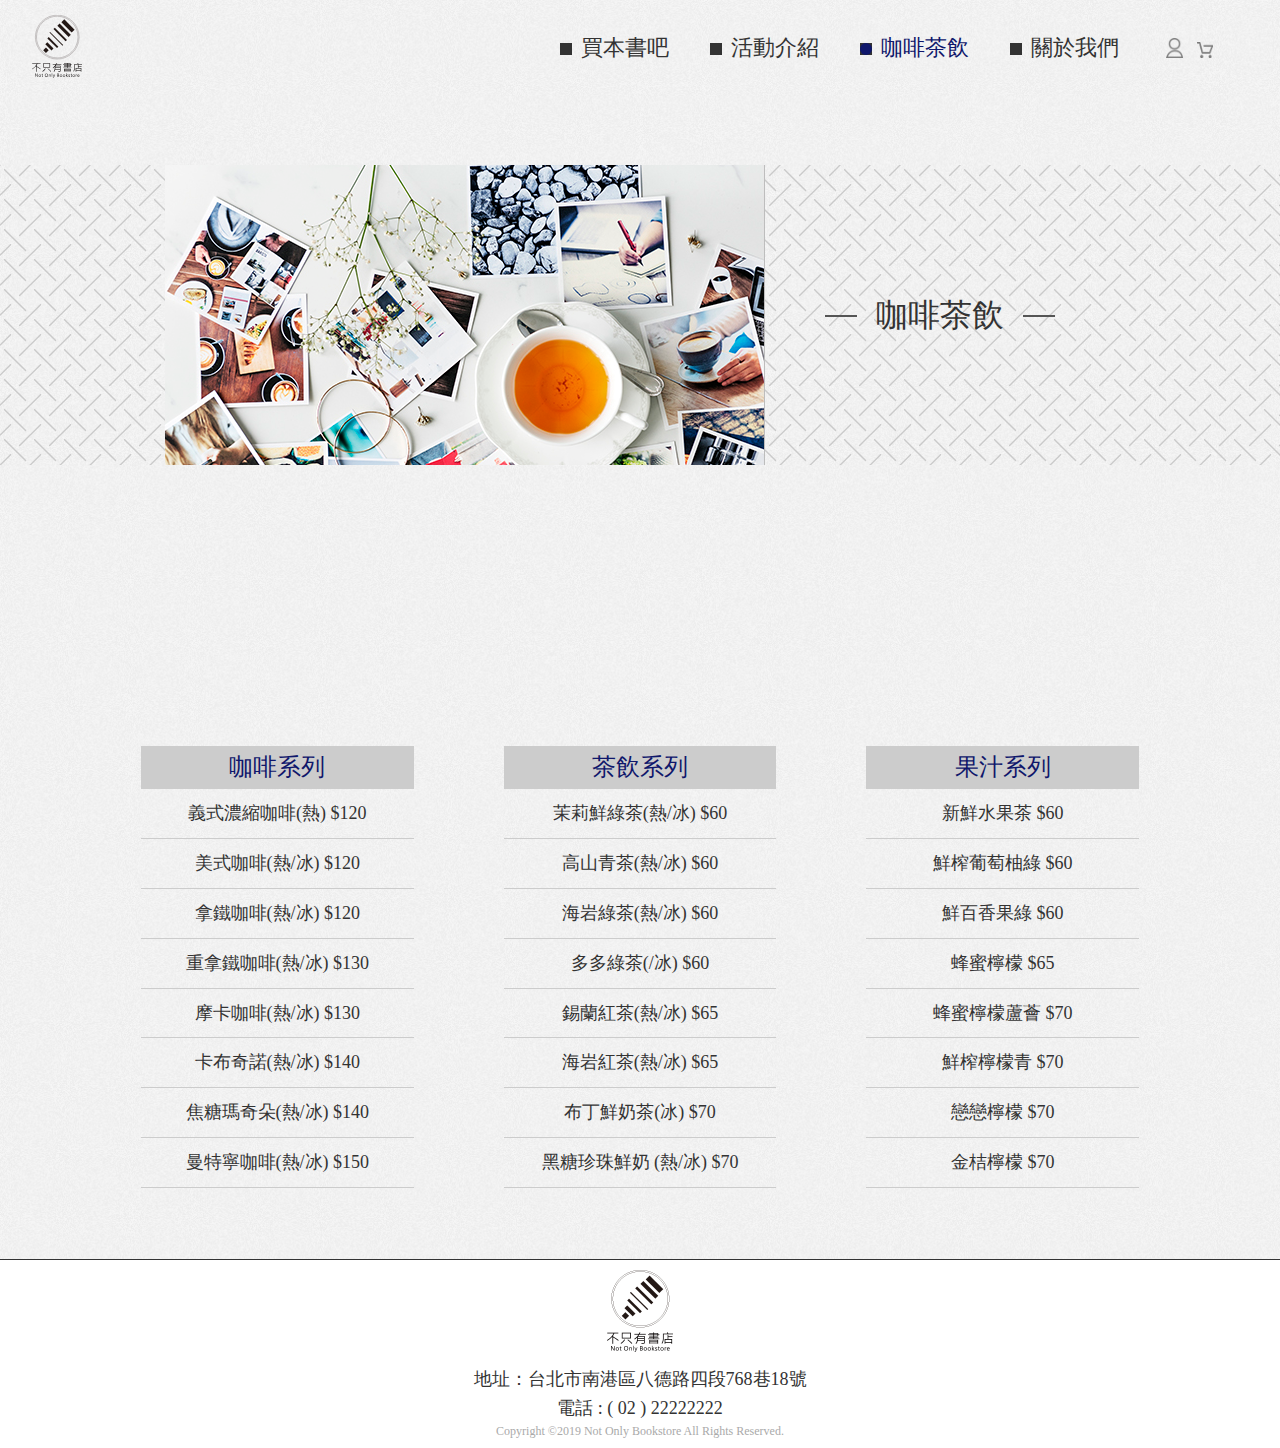
<file: drink.html>
<!DOCTYPE html>
<html lang="en">

<head>
    <meta charset="UTF-8">
    <meta name="viewport" content="width=device-width, initial-scale=1.0">
    <meta http-equiv="X-UA-Compatible" content="ie=edge">
    <link rel="stylesheet" href="css/reset.css">
    <link rel="stylesheet" href="css/style.css">
    <link rel="stylesheet" href="css/drink.css">

    <title>不只有書店 | 咖啡茶飲</title>
</head>

<body>
    <!-- ==========選單===================================================================== -->
    <input type="checkbox" name="" id="hide_in">
    <header class="header">
        <div class="navBar">
            <a href="index.html" class="logo">
                <img src="img/logo-final.svg" alt="logo">
            </a>
            <label for="hide_in" class="hide">
                <span></span>
                <!-- <i class="fa fa-bars"></i> -->
            </label>
            <div class="navMenu">
                <ul>
                    <li>
                        <a href="buy.html" class="nav_link">買本書吧</a>
                    </li>
                    <!-- <li>
                        <a href="sell.html" class="nav_link">賣書/捐書</a>
                    </li> -->
                    <li>
                        <a href="activity.html" class="nav_link"> 活動介紹</a>
                    </li>
                    <li>
                        <a href="drink.html" class="nav_link active_now">咖啡茶飲</a>
                    </li>
                    <li>
                        <a href="about.html" class="nav_link">關於我們</a>
                    </li>
                </ul>
                <div class="logingroup">
                    <a href="#" class="login">
                        <img src="img/login.png" alt="login">
                    </a>
                    <a href="#" class="login">
                        <img src="img/shop.png" alt="shop">
                    </a>
                </div>
            </div>
        </div>
    </header>
    <div class="empty"></div>
    <!-- ==========buybanner===================================================================== -->
    <div class="short_banner">
        <div class="banner_group">
            <div class="shortBanner_pic">
                <img src="img/short-3.jpg">
                <div class="page_title">
                    <h2>咖啡茶飲</h2>
                </div>
            </div>
        </div>
    </div>
    <!-- --內容---------------------------------------------------------------- -->
    <section class="drink">
        <div class="drink_container">
        <!-- ======one============================ -->
            <div class="drink_items">
                <div class="drink_coffee">
                    
                    <img src="img/coffee-1.jpg" alt="#" class="drinkImg-1">
                    <img src="img/coffee-2.jpg" alt="#" class="drinkImg-2">
                </div>  
                <div class="drink_text">
                    <h3>咖啡系列</h3>
                    <p>義式濃縮咖啡(熱) $120</p>
                    <p>美式咖啡(熱/冰) $120</p>
                    <p>拿鐵咖啡(熱/冰) $120</p>
                    <p>重拿鐵咖啡(熱/冰) $130</p>
                    <p>摩卡咖啡(熱/冰) $130</p>
                    <p>卡布奇諾(熱/冰) $140</p>
                    <p>焦糖瑪奇朵(熱/冰) $140</p>
                    <p>曼特寧咖啡(熱/冰) $150</p>
                </div>
            </div>
        <!-- ======two============================ -->
        <div class="drink_items">
                <div class="drink_coffee">
                    <!-- <div class="title_word">
                        <h3>咖啡系列</h3>    
                    </div> -->
                    <img src="img/tea-2.jpg" alt="#" class="drinkImg-1">
                    <img src="img/tea-1.jpg" alt="#" class="drinkImg-2">
                </div>  
                <div class="drink_text">
                    <h3>茶飲系列</h3>
                    <p>茉莉鮮綠茶(熱/冰) $60</p>
                    <p>高山青茶(熱/冰) $60</p>
                    <p>海岩綠茶(熱/冰) $60</p>
                    <p>多多綠茶(/冰) $60</p>
                    <p>錫蘭紅茶(熱/冰) $65</p>
                    <p>海岩紅茶(熱/冰) $65</p>
                    <p>布丁鮮奶茶(冰) $70</p>
                    <p>黑糖珍珠鮮奶 (熱/冰) $70</p>
                    
                </div>
            </div>
        <!-- ======three============================ -->
        <div class="drink_items">
                <div class="drink_coffee">
                    <!-- <div class="title_word">
                        <h3>COFFEE 咖啡系列</h3>    
                    </div> -->
                    <img src="img/juice-2.jpg" alt="#" class="drinkImg-1">
                    <img src="img/juice-1.jpg" alt="#" class="drinkImg-2">
                </div>  
                <div class="drink_text">
                    <h3>果汁系列</h3>
                    <p>新鮮水果茶 $60</p>
                    <p>鮮榨葡萄柚綠 $60</p>
                    <p>鮮百香果綠 $60</p>
                    <p>蜂蜜檸檬 $65</p>
                    <p>蜂蜜檸檬蘆薈 $70</p>
                    <p>鮮榨檸檬青 $70</p>
                    <p>戀戀檸檬 $70</p>
                    <p>金桔檸檬 $70</p>
                </div>
            </div>

        </div>


    </section>
    <!-- ==========footer===================================================================== -->
    <div class="footer">
        <div class="footer_container">
            <div class="footer_item">
                <img src="img/logo.png" alt="logo">
            </div>
            <div class="footer_item">
                <p>地址：台北市南港區八德路四段768巷18號
                    <br> 電話 : ( 02 ) 22222222</p>
            </div>
            <div class="footer_item">
                <span>Copyright ©2019 Not Only Bookstore All Rights Reserved.</span>
            </div>
        </div>
    </div>


    
    


</body>

</html>
</file>
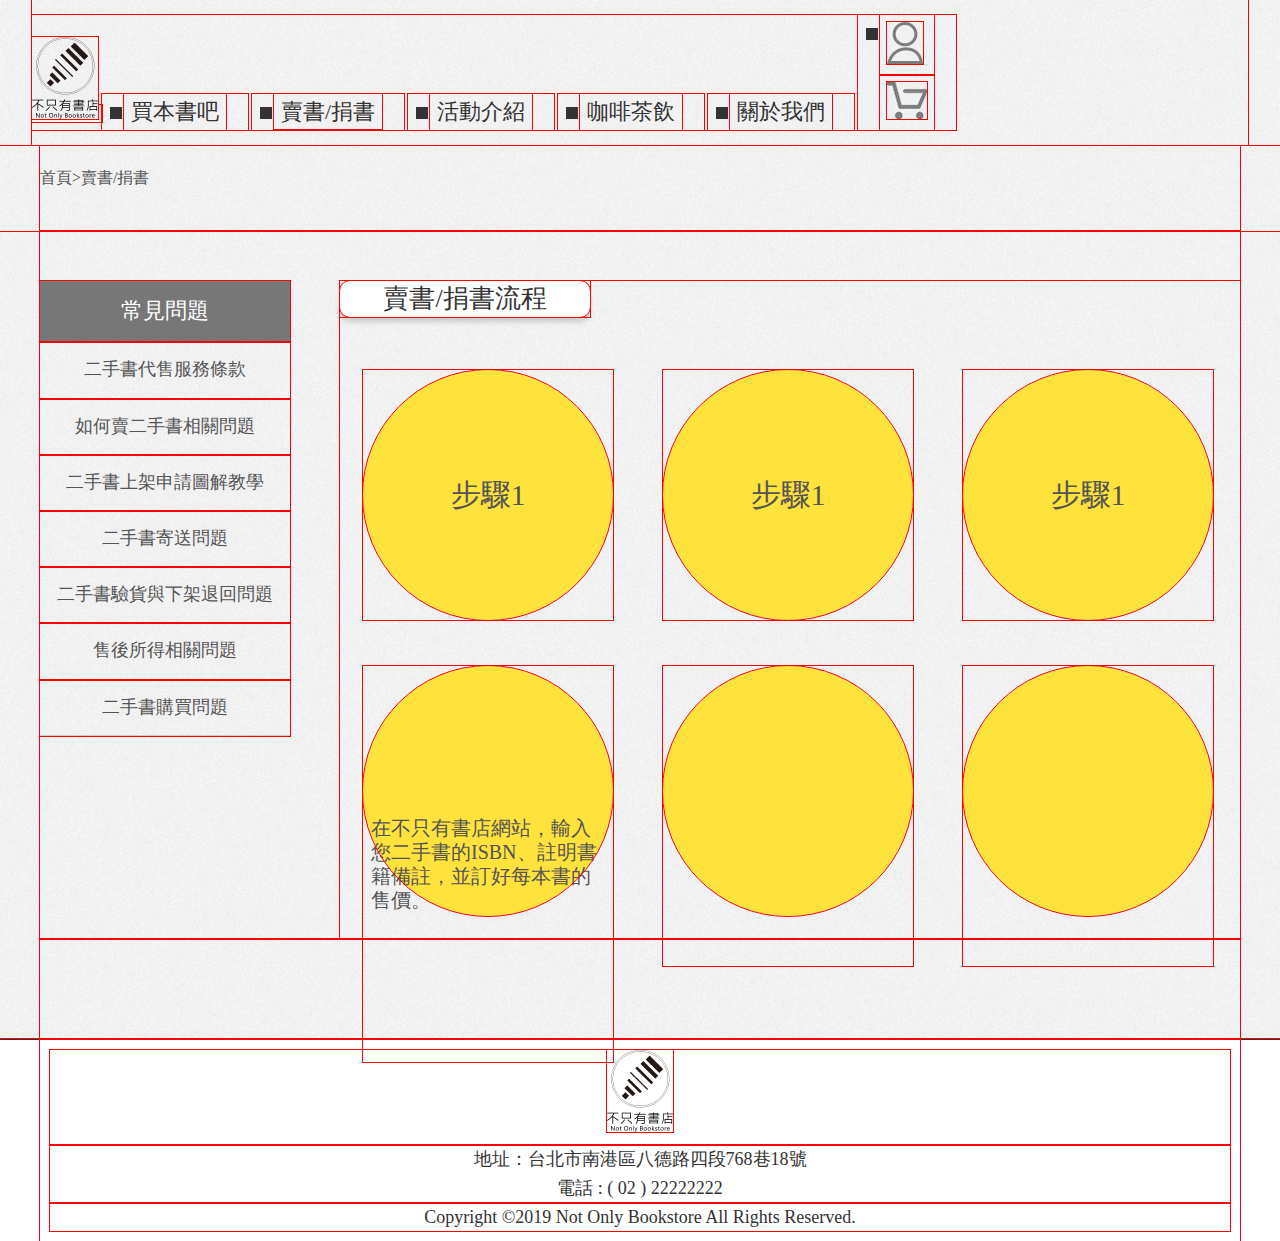
<file: sell.html>
<!DOCTYPE html>
<html lang="en">

<head>
    <meta charset="UTF-8">
    <meta name="viewport" content="width=device-width, initial-scale=1.0">
    <meta http-equiv="X-UA-Compatible" content="ie=edge">
    <link rel="stylesheet" href="css/reset.css">
    <link rel="stylesheet" href="css/style.css">
    <link rel="stylesheet" href="css/sell.css">
    <title>不只有書店 | 賣書/捐書</title>
</head>

<body>
    <!-- --選單---------------------------------------------------------------- -->
    <div class="header">
        <div class="navBar">
            <div class="navMenu">
                <ul>
                    <a href="index.html">
                        <img src="img/logo.png" alt="logo">
                    </a>
                    <li>
                        <a href="buy.html" class="nav_link">買本書吧</a>
                        
                    </li>
                    <li>
                        <a href="sell.html" class="nav_link">賣書/捐書</a>
                        <div class="active"></div>
                    </li>
                    <li>
                        <a href="activity.html" class="nav_link"> 活動介紹</a>
                    </li>
                    <li>
                        <a href="drink.html" class="nav_link">咖啡茶飲
                        </a>
                    </li>
                    <li>
                        <a href="about.html" class="nav_link">關於我們</a>
                    </li>
                    <li>
                        <a href="#" class="login">
                            <img src="img/login.png" alt="login">
                        </a>
                        <a href="#" class="login">
                            <img src="img/shop.png" alt="shop">
                        </a>
                    </li>
                </ul>
            </div>
        </div>
    </div>
    <div class="empty"></div>
    <div class="goto_text">
        <a href="#">
            <p>首頁>賣書/捐書</p>
        </a>
    </div>
    <!-- --內容---------------------------------------------------------------- -->
    <div class="sell_container">
        <div class="sell_item sell_left">
            <div class="sellQA">
                <h4 class="title">常見問題</h4>
                <a href="#">
                    <h4>二手書代售服務條款</h4>
                </a>
                <a href="#">
                    <h4>如何賣二手書相關問題</h4>
                </a>
                <a href="#">
                    <h4>二手書上架申請圖解教學</h4>
                </a>
                <a href="#">
                    <h4>二手書寄送問題</h4>
                </a>
                <a href="#">
                    <h4>二手書驗貨與下架退回問題</h4>
                </a>
                <a href="#">
                    <h4>售後所得相關問題</h4>
                </a>
                <a href="#">
                    <h4>二手書購買問題</h4>
                </a>
            </div>
        </div>
        <div class="sell_item sell_right">
            <div class="sell_btn">
                <a href="#">
                    <h2>賣書/捐書流程</h3>
                </a>
            </div>
            <div class="sell_circle">
                <h5>步驟1</h5>
                <!-- <p>在不只有書店網站，輸入您二手書的ISBN、註明書籍備註，並訂好每本書的售價。</p> -->
            </div>
            <div class="sell_circle">
                <h5>步驟1</h5>
            </div>
            <div class="sell_circle">
                <h5>步驟1</h5>
            </div>
            <div class="sell_circle">
                <p>在不只有書店網站，輸入您二手書的ISBN、註明書籍備註，並訂好每本書的售價。</p>
            </div>
            <div class="sell_circle">
                <p></p>
            </div>
            <div class="sell_circle">
                <p></p>
            </div>

        </div>
        <div class="clearfix"></div>
    </div>
<!-- --footer---------------------------------------------------------------- -->
<div class="footer">
    <div class="footer_container">
        <div class="footer_item">
            <img src="img/logo.png" alt="logo">
        </div>
        <div class="footer_item">
            <p>地址：台北市南港區八德路四段768巷18號
                <br> 電話 : ( 02 ) 22222222</p>
        </div>
        <div class="footer_item ">
            <p class="ft_copyright">Copyright ©2019 Not Only Bookstore All Rights Reserved.</p>
        </div>
    </div>
</div>
</div>
</body>

</html>
</file>
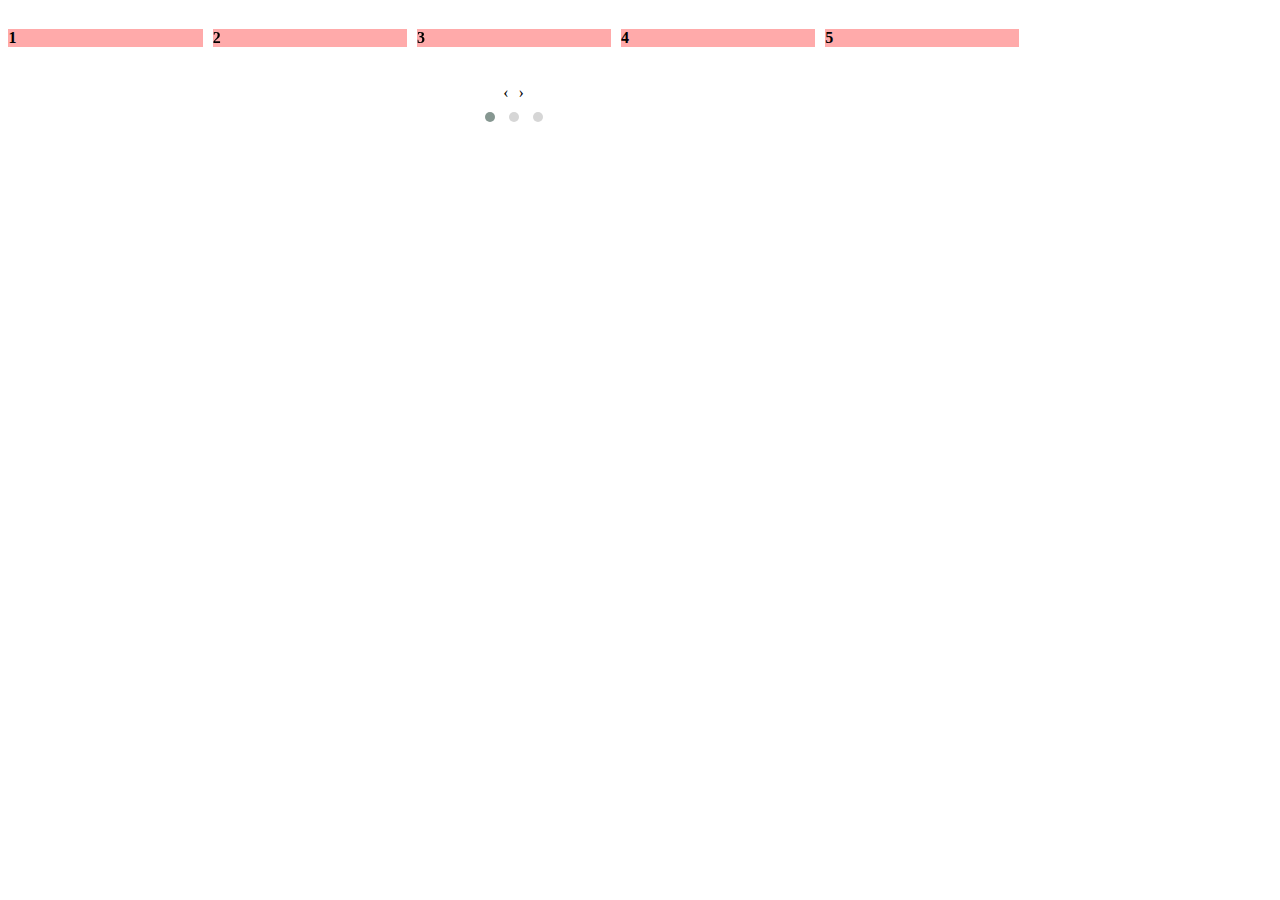
<file: test.html>
<!DOCTYPE html>
<html lang="en">

<head>
    <meta charset="UTF-8">
    <meta name="viewport" content="width=device-width, initial-scale=1.0">
    <meta http-equiv="X-UA-Compatible" content="ie=edge">
    <link rel="stylesheet" type="text/css" href="css/owl.carousel.css">
    <link rel="stylesheet" type="text/css" href="css/owl.theme.default.min.css">
    <link rel="stylesheet" type="text/css" href="css/animate.css">
    <style>
        .container {
            width: 80%;
        }

        .container .item {
            /* width: 200px;
            height: 200px; */

            background-color: #faa;
        }
    </style>
    <title>Document</title>
</head>

<body>
    <div class="owl-carousel owl-theme container">
        <div class="item">
            <h4>1</h4>
        </div>
        <div class="item">
            <h4>2</h4>
        </div>
        <div class="item">
            <h4>3</h4>
        </div>
        <div class="item">
            <h4>4</h4>
        </div>
        <div class="item">
            <h4>5</h4>
        </div>
        <div class="item">
            <h4>6</h4>
        </div>
        <div class="item">
            <h4>7</h4>
        </div>
        <div class="item">
            <h4>8</h4>
        </div>
        <div class="item">
            <h4>9</h4>
        </div>
        <div class="item">
            <h4>10</h4>
        </div>
        <div class="item">
            <h4>11</h4>
        </div>
        <div class="item">
            <h4>12</h4>
        </div>
    </div>

    <script src="js/jquery-3.4.1.min.js"></script>
    <script src="js/owl.carousel.js"></script>

    <script>
        $('.owl-carousel').owlCarousel({
            loop: true,
            margin: 10,
            nav: true,
            responsive: {
                0: {
                    items: 1
                },
                600: {
                    items: 3
                },
                1000: {
                    items: 5
                }
            }
        })
    </script>

</body>

</html>
</file>
<file: css/style.css>
*{
    /* outline: 1px solid red; */
}
:root{
    --mainBlue: #0f176b;
    --lightBlue: #1996fc;
    --mainGray:#333;
    --fontBlack:#222;
    --mainLightgray: #ccc;
    --deepGray:#777;
    --mainYellow:#fcdc44;
    --lightYellow:#ff0;

}
body{
    background-image: url(../img/bg.png);
    background-repeat: repeat-y;
    background-size: cover;
}
h1,h2,h3,h4{
    line-height: 1.4em;
}
h1{
    color: var(--mainBlue);
}
h2{
    color: var(--mainGray);
}
h3{
    color: var(--mainGray);
}
h4{
    color: var(--mainGray);
}
h5{
    color: var(--mainGray);
}
p{
    color: var(--mainGray);
}

@media screen and (max-width:767px){
    h1,h2,h3,h4{
        line-height: 1.4em;
    }
    h1{
        font-size: 30px;
    }
    h2{
        font-size: 26px;
        font-weight: 500;
    }
    h3{
        font-size: 20px;
    }
    h4{
        font-size: 16px;
    }
    h5{
        font-size: 14px;
    }
    p{
        font-size: 14px;
        line-height: 1.6em;
    }
}
@media screen and (min-width:768px){
    h1,h2,h3,h4{
        line-height: 1.4em;
    }
    h1{
        font-size: 36px;
    }
    h2{
        font-size: 32px;
        font-weight: 500;
    }
    h3{
        font-size: 24px;
    }
    h4{
        font-size: 20px;
    }
    h5{
        font-size: 18px;
    }
    p{
        font-size: 18px;
        line-height: 1.6em;
    }
}


.empty{
    width: 100%;
    height: 115px;
}

/* --header-------------------------------------------- */

/* .header{
    z-index: 999;
} */
.logo{
    min-width:50px;
    width: 4%;
}
#hide_in{
    position: absolute;
    display: none;

}
.hide{
   display: none; 
}

@media screen and (max-width:767px){
    .navBar{
        box-sizing: border-box;
        padding: 10px;
        height:80px;
        width: 100%;
        position: fixed;
        top: 0;
        left: 0;
        z-index: 10;
        background-image: url(../img/bg.png);
        background-repeat: no-repeat;
        background-size: cover;
    }
    .empty{
        width: 100%;
        height: 150px;
    }
    .logo img{
        width: 50px;
    
    }
    .hide{
        display:block;
        box-sizing: border-box;
        position: absolute;
        top: 10px;
        width: 50px;
        height: 50px;
        /* border: 1px solid #333; */
        right: 10px;
        /* font-size: 50px;
        text-align: center;
        color:var(--mainGray);
        cursor: pointer; */
    }
    .hide span{
        width: 28px;
        height: 3px;
        background-color: var(--mainBlue);
        position: absolute;
        top: 0px;
        bottom: 0;
        right: 0;
        left: 0;
        margin: auto;
    }
    .hide::before{
        content: '';
        display: block;
        position: absolute;
        top: 16px;
        bottom: 0;
        right: 0;
        left: 0;
        margin: auto;
        width: 28px;
        height: 3px;
        background-color: var(--mainBlue);
        transition: .5s;
    }

    .hide::after{
        content: '';
        display: block;
        position: absolute;
        top: 0;
        bottom: 16px;
        right: 0;
        left: 0;
        margin: auto;
        width: 28px;
        height: 3px;
        background-color: var(--mainBlue);
        transition: .5s;
    }
    .navMenu{
        position: fixed;
        height: calc(100vh - 90px);
        transition: 0.8s;
        overflow: hidden;
        right: -100%;
        width: 100%;
        background-color: rgba(255,255,255,.8);
        
    }
    .navMenu ul li a{
        display: block;
        font-size: 24px;
        text-align: center;
        margin: 50px auto;
        padding: 10px;
        color:var(--mainGray);
        width: 30%;
        border: 1px solid transparent;
    }
    .navMenu ul li a:hover{
        color: var(--mainBlue);
        border: 1px solid var(--mainBlue);
    }
    .logingroup{
        display: flex;
        justify-content: center;
        margin-top: 50px;

    }
    .login img{
        width: 30px;
        margin: 10px;
        vertical-align: bottom;

    }
    #hide_in:checked ~ .header .navMenu{
        right: 0;
        /* background-color: var(--mainLightgray); */
        background-image: url(../img/bg.png);
        background-size: cover;
    }
    #hide_in:checked ~ .header .hide::before{
        top: 0;
        transform: rotate(45deg);
    }
    #hide_in:checked ~ .header .hide::after{
        bottom: 0;
        transform: rotate(-45deg);
    }
    #hide_in:checked ~ .header .hide span{
        opacity: 0;
    }
}

@media screen and (min-width:768px){
    .header{
        width: 100%;
        position: fixed;
        z-index: 99;
        margin-bottom: 10px;
        
        background-image: url(../img/bg.png);
        background-repeat: no-repeat;
        background-size: cover;
    }
    .navBar{
        max-width: 95%;
        display: flex;
        box-sizing: border-box;
        justify-content: space-between;
        margin: auto ;
        padding: 15px 0px;
    }
    .nav_link{
        /* font-size: 16px; */
        color: var(--mainGray);
    }
    .navMenu{
        display: flex;
        flex-wrap: nowrap;
        align-items: center;
    }
    .navMenu ul li{
        position: relative;
        display: inline-block;
        padding: 0px 22px;
       
    }
    .navMenu ul li a{
        display: block;
        padding: 7px;
        font-size: 22px;
    }
    .navMenu ul li a:hover{
        /* border: 1px solid var(--mainBlue); */
        color: var(--mainBlue);
    }
    .active_now{
        color: var(--mainBlue);
    }
    .active_now::before{
        content: "";
        background-color: var(--mainBlue);
        vertical-align: middle;
        display: inline-block;
        border-radius: 10px;
        position: absolute;
        width: 12px;
        height: 12px;
        top: 13px;
        left: 8px;

        
    }
    .navMenu ul li::before{
        content: "";
        position: absolute;
        width: 12px;
        height: 12px;
        top: 13px;
        left: 8px;
        background-color: var(--mainGray);
        vertical-align: middle;
        display: inline-block;
        border-radius: 0;
    }
    .navMenu ul li:hover::before{
        border-radius: 10px;
        background-color: var(--mainBlue);
        transition: background-color 1s;
    }
    .logingroup{
        width: 12%;
        min-width: 10px;
        text-align: center;
    
    }
    .logingroup a img{
        width: 20%;
        padding: 0 5px;
        vertical-align: bottom;
    }
    
    
}
/* @media screen and (min-width:992px){
    .navBar{
        width: 90%;
    }
    .nav_link{
        font-size: 20px;
    }
    
} */

/* ===============banner============================================== */
.banner_group{
    position: relative;
    width: 100%;
}
.banner_text{
    position: absolute;
    

}
.banner_pic{
    background-image: url(../img/banner-1.jpg);
    background-repeat: no-repeat;
    /* background-size: cover; */
    background-position: center center;
    background-size: 100%;
    /* background-attachment: fixed; */
}
@media screen and (max-width:768px){
    .banner_pic{
        width: 100%;
        height: 300px;

    }
    .banner_text{
        top: -50px;
        background-color: #fff;
        padding: 10px;
    }
    .itemCh h1{
        letter-spacing: 15px;
    }
    .itemEn h1{
        font-size: 22px;
        /* letter-spacing: 2px; */

    }
    .book_item{
        display: block;
        width: 85%;
        margin: auto;
    }
    .smallpic_item{
        width: 20%;
        display: inline-block;
        margin: auto;
    }
    .smallpic_item img{
        width: 100%;
    }
}

@media screen and (min-width:768px){
    
    .banner_pic{
        width: 75vw;
        height: 85vh;
        margin: auto;
        float: right;
    }
    .banner_text{
        top: 100px;
        text-align: center;
        left: 50px;
    }
    .banner_text .itemCh::before{
        content: "";
        display: inline-block;
        width: 60px;
        height: 445px;
        position: absolute;
        background-color: var(--mainYellow);
        z-index: -1;
        top: 0px;
        left: 30px;
    }
    .itemCh,.itemEn{
        display: inline-block;
        margin-left: 10px;
        border: 1px solid var(--mainLightgray);
    }
    .itemCh h1{
        font-size: 60px;
        writing-mode: vertical-rl;
        letter-spacing: 36px;
    }
    .itemEn h1{
        font-size: 55px;
        writing-mode: vertical-rl;
        letter-spacing: 2px;

    }
    .clearfix{
        clear: both;
    }
}
/* @media screen and (min-width:992px){
    .itemCh h1{
        font-size: 60px;
    }
    .itemEn h1{
        font-size: 55px;

    }
} */
.itemCh,.itemEn{
    padding: 5px;
    
}
.itemCh h1{
    color: var(--mainGray);
    

}
.itemEn h1{
    color: var(--mainGray);
    
    padding-top: 2px;
}



/* --服務項目-------------------------------------------- */
.server{
    padding-top: 50px;

}
.server_container{
    position: relative;
    margin: auto;
}
.server_container h2{
    letter-spacing: 2px;    
    margin-bottom: 30px;
    position: relative;
}
.server_item{
    position: relative;
}
.server_title{
    padding: 10px;
    display: inline-block;
    position: absolute;
    background-color: var(--mainYellow);

}
@media screen and (max-width:768px){

    .server_container{
        width: 85%;
    }
    .index_line::before{
        content: "";
        display: inline-block;
        width: 55%;
        height: 1px;
        background-color: var(--mainBlue);
        position: absolute;
        top: 105%;
        left: -10%;
    }
    .index_line::after{
        content: "";
        display: inline-block;
        width: 18px;
        height: 18px;
        border-radius: 50%;
        background-color: var(--mainBlue);
        position: absolute;
        top: 83%;
        left: 43%;
    }
    /* .server_container h2::before{
        content: "";
        display: inline-block;
        width: 205px;
        height: 1px;
        background-color: var(--mainBlue);
        position: absolute;
        top: 4%;
        left: -19%;
    }
    .server_container h2::after{
        content: "";
        display: inline-block;
        width: 20px;
        height: 20px;
        border-radius: 50%;
        background-color: var(--mainBlue);
        position: absolute;
        top: 3%;
        left: 45%;
    } */
    .server_pic{
        width: 90%;
        height: 200px;
        margin: auto;
        clip-path: polygon(25% 0%, 100% 0%, 75% 100%, 0% 100%);
        /* border: 1px solid var(--mainGray); */
        background-image: url(../img/active-1.jpg);
        background-size: cover;
    }  
    .server_item{
        margin: 70px auto;
        
    }
    
    .server_title{
        top: 87%;
        left: 36%;
    }
}
@media screen and (min-width:767px){
    .server::after{
        content: "";
        display: block;
        width: 100%;
        height: 300px;
        position: absolute;
        top: 1250px;
        background-image: url(../img/pattern-1.svg);
        background-size: 30px;
        z-index: -2;
    }
    .server_container{
        width: 90%;
        max-width: 1200px;
        padding-top: 100px;
        margin: auto;
        font-size: 0;
    }
    .server_container h2{
        position: relative;
        padding-left: 50px;
    }
    .index_line::before{
        content: "";
        display: inline-block;
        width: 55%;
        height: 1px;
        background-color: var(--mainBlue);
        position: absolute;
        top: 105%;
        left: -30%;
    }
    .index_line::after{
        content: "";
        display: inline-block;
        width: 18px;
        height: 18px;
        border-radius: 50%;
        background-color: var(--mainBlue);
        position: absolute;
        top: 83%;
        left: 24%;
    }
    /* .server_container h2::before{
        content: "";
        display: inline-block;
        width: 55%;
        height: 1px;
        background-color: var(--mainBlue);
        position: absolute;
        top: 0%;
        left: 0%;
    }
    .server_container h2::after{
        content: "";
        display: inline-block;
        width: 18px;
        height: 18px;
        border-radius: 50%;
        background-color: var(--mainBlue);
        position: absolute;
        top: 20.5%;
        left: 23%;
    } */
   
    .server_item{
        width: calc(100%/3);
        box-sizing: border-box;
        display: inline-block;
        padding: 30px;
    }

    .server_pic{
        width: 100%;
        height: 400px;
        clip-path: polygon(25% 0%, 100% 0%, 75% 100%, 0% 100%);
        /* border: 2px solid var(--mainGray); */
        background-size: cover;
        margin: 10px;
    }
    .server_title{
        top: 86%;
        left: 35%;
    }

}
.server_pic-1{
    background-image: url(../img/server-1.jpg);
    background-position: center center;
}
.server_pic-2{
    background-image: url(../img/server-2.png);
    background-position: center center;
}
.server_pic-3{
    background-image: url(../img/short-3.jpg);
    background-position: right center;
}

/* --本月主題推薦-------------------------------------------- */
.theme{
    width: 100%;
    position: relative; 
}
.theme_container h2{
    letter-spacing: 2px;
    margin-bottom: 30px;
    position: relative;
}
.book_group{
    box-sizing: border-box;
    text-align: center;
    flex: 1;
   
}
.theme_container{
    max-width: 1200px;
    margin: auto;
}

.month_item img{
    width: 60%;
    }
.more_btn{
    position: relative;
    margin: 15px 0;
}
.more_btn a{
    display: block;
    width: 100px;
    margin: auto;
    border: 1px solid var(--mainBlue);
    background-color: #fff;
    color: var(--mainBlue);
    text-align: center;
    font-size: 20px;
    border-radius: 5px;
    padding: 5px;
    
}
.more_btn a:hover{
    background-color: var(--mainBlue);
    color: #fff;
}
@media screen and (max-width:768px){
    .theme_container{
        width: 85%;
        margin-top: 100px;
    }
    .book_group{ 
        width: 100%;
        margin: auto;
        flex: 1;
    }
    .index_line::before{
        content: "";
        display: inline-block;
        width: 55%;
        height: 1px;
        background-color: var(--mainBlue);
        position: absolute;
        top: 105%;
        left: -10%;
    }
    .index_line::after{
        content: "";
        display: inline-block;
        width: 18px;
        height: 18px;
        border-radius: 50%;
        background-color: var(--mainBlue);
        position: absolute;
        top: 83%;
        left: 43%;
    }
    /* .theme_container h2::before{
        content: "";
        display: inline-block;
        width: 205px;
        height: 1px;
        background-color: var(--mainBlue);
        position: absolute;
        top: 5%;
        left: -8%;
    }
    .theme_container h2::after{
        content: "";
        display: inline-block;
        width: 20px;
        height: 20px;
        border-radius: 50%;
        background-color: var(--mainBlue);
        position: absolute;
        top: 3.5%;
        left: 45%;
    } */
    .month_item::before{
        content: "";
        display: block;
        width: 25vw;
        height: 25vw;
        border: 1px solid var(--deepGray);
        animation: month_rotate 5s linear infinite alternate-reverse;
        transform: rotateZ(45deg);
        position: absolute;
        top: 7%;
        left: 18%;  
        z-index: -1;
    }
   .month_item{
       width: 38vw;
       padding: 5px;
       display: inline-block;
       vertical-align: top;
       margin: 7% 0;
       position: relative;
   }
   .month_item h4{
       /* height: 80px; */
       margin: 20px 0 10px 0;
   }
   .month_item img{
    width: 60%;
    }
    
    
}
@keyframes month_rotate{
    0%{opacity: .3;transform:scale(.8) rotate(0deg);}
    50%{opacity: 1;transform:scale(1) rotate(180deg);}
    100%{opacity: .3;transform:scale(.8) rotate(360deg);}
}
@media screen and (min-width:767px){
    .theme{
        margin-top: 150px;
    }
    .month_item{
        position: relative;
        flex: 1;
    }
    .month_item::before{
        content: "";
        display: block;
        width: 20vmin;
        height: 20vmin;
        border: 1px solid var(--deepGray);
        /* background-color: var(--mainYellow); */
        animation: month_rotate 5s linear infinite alternate-reverse;
        transform: rotate(45deg);
        position: absolute;
        top: 10%;
        left: 18%; 
        z-index: -1;
    }
    .theme_container h2{
        padding-left: 50px;
    }
    /* .theme_container h2::before{
        content: "";
        display: inline-block;
        width: 55%;
        height: 1px;
        background-color: var(--mainBlue);
        position: absolute;
        top: 8%;
        left: -22%;
    }
    .theme_container h2::after{
        content: "";
        display: inline-block;
        width: 20px;
        height: 20px;
        border-radius: 50%;
        background-color: var(--mainBlue);
        position: absolute;
        top: 6.5%;
        left: 32%;
    } */
    .book_group{
        width: 100%;
        padding: 10px;
        display: flex;
        justify-content: space-around;
        margin-top: 50px;
        flex: 1;
    }
    .month_item h4{
        margin: 20px 0 10px 0;
    }
    
}


/* --最新活動-------------------------------------------- */
.news{
    
    position: relative;
}
.news_items{
    position: relative;
    margin-top: 40px;
    display: inline-block;
    /* padding: 10px; */
}
.news_items:hover{
    box-shadow: 10px 10px  var(--mainBlue);
    transition: all 1s;
}
.news_containter h2{
    letter-spacing: 2px;
    margin-bottom: 30px;
    
    position: relative;
}
.news_containter{
    position: relative;
    margin: 0 auto 100px;
    /* padding-bottom: 80px; */
}
.news_pic,.news_text{
    display: block;
}
.news_text{
    padding-bottom: 15px;
}

.news_pic img{
    width: 100%;
    /* clip-path: polygon(10% 0, 90% 0, 100% 15%, 100% 85%, 90% 100%, 10% 100%, 0 85%, 0 15%); */
}
@media screen and (max-width:767px){
    .news{
        padding: 50px 0;
    }
    .news_containter{
        width: 85%;
        margin: 20px auto 0;
    }
    .news_containter h2{
        margin-bottom: 30px;
    }
    .index_line::before{
        content: "";
        display: inline-block;
        width: 55%;
        height: 1px;
        background-color: var(--mainBlue);
        position: absolute;
        top: 105%;
        left: -10%;
    }
    .index_line::after{
        content: "";
        display: inline-block;
        width: 18px;
        height: 18px;
        border-radius: 50%;
        background-color: var(--mainBlue);
        position: absolute;
        top: 83%;
        left: 43%;
    }
    /* .news_containter h2::before{
        content: "";
        display: inline-block;
        width: 55%;
        height: 1px;
        background-color: var(--mainBlue);
        position: absolute;
        top: 3%;
        left: -9%;
    }
    .news_containter h2::after{
        content: "";
        display: inline-block;
        width: 20px;
        height: 20px;
        border-radius: 50%;
        background-color: var(--mainBlue);
        position: absolute;
        top: 2%;
        left: 42%;
    } */
    .news_items_group{
        display: flex;
        flex-direction: column;
        align-items: center;
        padding-bottom: 30px;
    }
    .news_items{
        width: 90%;
        
    }
}
@media screen and (min-width:768px){
    .news{
        padding: 100px 0 50px;
    }
    .news_containter{
        max-width: 1200px;
        width: 85%;
        /* height: 800px; */
    }
    .news_containter h2{
        padding-left: 50px;
    }
    .news_title{
        
        position: relative;
    }
    .news_title::after{
        content: "";
        display: inline-block;
        position: absolute;
        top: 60px;
        left: 38%;
        width: 55%;
        height: 130px;
        background-image: url(../img/pattern-1.svg);
        background-size: 30px;
    }
    /* .news_containter h2::before{
        content: "";
        display: inline-block;
        width: 55%;
        height: 1px;
        background-color: var(--mainBlue);
        position: absolute;
        top: 9%;
        left: -31%;
    }
    .news_containter h2::after{
        content: "";
        display: inline-block;
        width: 20px;
        height: 20px;
        border-radius: 50%;
        background-color: var(--mainBlue);
        position: absolute;
        top: 7%;
        left: 23%;
    } */
    .news_items_group{
        width: 100%;
        display: flex;
        margin-top: 40px;
        justify-content: space-around;
    }
    .news_items{
        width: 28%;
        flex: 1;
        margin: 2.55%;
        box-sizing: border-box;
        /* display: inline-block; */

    }
    .news_pic::before{
        content: "";
        display: inline-block;
        width: 14%;
        height: 115%;
        background-color: var(--mainYellow);
        position: absolute;
        top: 80%;
        left: -8%;
        z-index: 1;
        opacity: .8;
    }
    
}
.news_pic{
    position: relative;
    padding: 8px;
    border: 1px solid var(--mainBlue);
}
.news_text{
    margin-top: 20px;
    position: relative;
    z-index: 5;
}
.news_text h3{
    color: var(--mainBlue);
    line-height: 1.3em;
    margin: 8px 0;
}





/* --footer-------------------------------------------- */
.footer{
    width: 100%;
    background-color: #fff;
    border-top: 1px solid #333;
}
.footer_container{
    max-width: 1200px;
    width: 100%;
    margin:auto;
    padding: 10px;
    box-sizing: border-box;
    text-align: center;
    /* color: #fff; */
}
.footer_item img{
    margin-bottom: 10px;
}
.footer_item span{
    font-size: 12px;
    color: #aaa;
}
</file>
<file: css/about.css>
*{
    /* outline: 1px solid red; */
}
.contenBg{
    margin: auto;
    background-image: url(../img/place-big.jpeg);
    background-size: cover;
    background-position: bottom center;
}
.about_content{
    position: relative;
}

.contentBanner{
    width: 100%;
    position: absolute;
    background-image: url(../img/pattern-1.svg);
    
    z-index: -1;
}
.content_text h3{
    color: var(--mainBlue);
    font-weight: 600;
}


@media screen and (max-width:767px){
    .about_content{
        width: 100%;
        /* margin-top: 100px; */
    }
    .contentBanner{
        height: 500px;
        top: -40px;
        background-size: 20px;
    }
    .contenBg{
        width: 100%;
        height: 300px;

    }
    .content_text{
        position: relative;
        top: -40px;
        width: 85%;
        /* height: 300px; */
        margin: auto;
        padding: 10px;
        background-color: #fff;
        box-shadow: 5px 5px 10px #ccc;
        padding-bottom: 20px;
    }

}
@media screen and (min-width:768px){
    .about_content{
        width: 100%;
        margin-top: 50px;
    }
    .contentBanner{
        height: 700px;
        background-size: 30px;
        top: 0px;
    }
    .contenBg{
        max-width: 1200px;
        width: 85%;
        height: 600px;
    }
    .content_text{
        position: relative;
        top: -100px;
        width: 800px;
        height: 300px;
        margin: auto;
        padding: 10px;
        background-color: #fff;
        box-shadow: 5px 5px 5px #ccc;
    }
    .content_text p{
        line-height: 1.8em;
    }
    
    
}
.content_text h3{
    text-align: center;
    font-weight: 300px;
    line-height: 1.5em;
}
.content_text p{
    padding: 20px 10px;
}


/* --分店-------------------------------------------- */
.place_title h3{
    text-align: center;
    background-color: var(--mainLightgray);
    padding: 5px;
    color: var(--mainBlue);
}
@media screen and (max-width:767px){
    .about_place{
        width: 100%;
    }
    .place_group{
        width: 85%;
        margin: auto;
        padding: 15px 0;
    }
    .place_title{
        width: 85%;
        margin: 0 auto 30px;
    }
    .place_pic img{
        width: 100%;
    }
    .place_text{

    }
    
}
@media screen and (min-width:768px){
    .about_place{
        max-width: 1200px;
        width: 85%;
        margin: auto;
    }
    .place_group{
        margin: 80px 0px;
        position: relative;
        display: flex;
        align-items: center;
        justify-content: space-around;

    }
    .place_border{
        position: absolute;
        width: 100%;
        height: 250px;
        border: 1px solid var(--mainBlue);
        
        top: 50%-250px;
        z-index: -1;
    }
    .place_group:hover .place_border{
        background-color: var(--mainBlue);
    }
    .place_pic img{
        width: 100%;
    }
    .place_item{
        /* display: inline-block; */
        vertical-align: middle;
    }
    .place_pic{
        width: 40%;
        padding: 0 30px;
        text-align: center;
    }
    .place_text{
        width: 40%;
    }
}


/* .place_title{
    margin: 50px 0px;
    border-bottom: 2px solid #ccc;
} */
.place_text h3{
    margin: 15px 0;
}
.googleMap{
    color: var(--deepGray);
    font-size: 14px;
    text-align: right;
    line-height: 20px;
    margin-top: 10px;

}
</file>
<file: css/activity.css>
/* *{
    outline: 1px solid #f00;
} */


.goto_text p{
    font-size: 16px;
    width: 1200px;
    margin: auto;
    padding: 0px 0px 40px 0px;
    color: #555;
    
}

/* ----short banner----------------------------------------- */
.short_banner{
    width: 100%;
    position: relative;
    background-image: url(../img/pattern-1.svg);
    background-size: 30px;
    z-index: -2;
}

@media screen and (max-width:767px){
    .short_banner{
        margin-bottom: 50px;
    }
    .shortBanner_pic{
        width: 100%;
    
    }
    .shortBanner_pic img{
        width: 100%;
    }
    .page_title h2{
        color: #fff;
    }
    .page_title{
        padding: 10px;
        display: inline-block;
        position: absolute;
        top: -30px;
        left: 1px;
        background-color: var(--mainBlue);
        color: #fff;
        /* border: 1px solid var(--mainGray); */
        
    }
    
}
@media screen and (min-width:768px){
    .short_banner{
        margin: 50px 0px;
    }
    .banner_group{
        /* width: 70%; */
        max-width: 1200px;
        margin: auto;
        
    }
    .shortBanner_pic{
        display: flex;
        justify-content: center;
    }
    .page_title{
        width: 350px;
        position: relative;
    }
    .page_title ::before{
        content: '';
        display: block;
        width: 30px;
        position: absolute;
        top: 50%;
        left: 60px;
        border: 1px solid #555;
    }
    
    .page_title ::after{
        content: '';
        display: block;
        width: 30px;
        position: absolute;
        top: 50%;
        right: 60px;
        border: 1px solid #555;
    }
    .page_title h2{
        line-height: 300px;
        text-align: center;
    }
    .shortBanner_pic img{
        display: inline-block;
        vertical-align: bottom;
    }
}

/* -------內容---------------------------------- */
.moveleft{
    animation: move 2s linear forwards;
}
.content{
    position: absolute;
    /* display: none; */
    left: -100%;
}
@keyframes move {
    0% {
        left: -100%;
    }
    100% {
        left: 0px;
    }
}

.mob_activetext{
    display: none;
}
.active_container{
    width: 100%;
    position: relative;
}
.data_move a{
    color: var(--mainGray);
}
@media screen and (max-width:767px){
    .content{
        width: 85%;
        margin: auto;
        text-align: center;
    }
    .active_bg{
        width: 100%;
        height: 150px;
        background-color: var(--mainYellow);
        position: absolute;
        /* top: 150px; */
        z-index: -3;
    }
    .dataNew{
        display: none;
    }
    .data_move{
        /* width: 90%; */
        padding: 10px;
        margin-bottom: 30px;
    }
    .data_move .title{
        margin-bottom: 15px;
        border: 1px solid var(--mainBlue);
        padding: 5px;
        box-sizing: border-box;
    }
    
    .data_move img{
        width: 100%;
    }
    .mob_activetext .more_small{
        color: #f55;
    }
    .mob_activetext {
        display: block;
    }
    .pageAction li {
        width: 8vmin;
        height: 8vmin;
        margin: 1vmin;
        text-align: center;
        line-height: 8vmin;
        border: 1px solid var(--mainGray);
        border-radius: 50%;
    }
}
@media screen and (min-width:768px){
    .content{
        width: 85%;
        max-width: 1200px;
        margin: auto;
        height: 400px;
        padding: 50px 0px 150px 0px;
        position: relative;
    }
    .active_bg{
        width: 1100px;
        background-color: var(--mainYellow);
        height: 420px;
        position: absolute;
        /* left: 200px; */
    }
    .data_item .title{
        width: 600px;
        padding: 5px;
        box-sizing: border-box;
        margin-bottom: 30px;
        border: 1px solid var(--mainBlue);
    }
    .dataNew{
        padding: 10px;
        width: 540px;
    }
    .data_move .dataPic img{
        width: 600px;
        
    }
    .data_item{
        float: left;
        vertical-align: bottom;
    }
    .data_move{
        position: absolute;
        left: 600px;
        top: 80px;
        vertical-align: bottom;
        /* padding-left: 50px; */
    }
    .pageAction li {
        width: 35px;
        height: 35px;
        margin: 0 5px;
        text-align: center;
        line-height: 35px;
        border: 1px solid var(--mainGray);
        border-radius: 50%;
    }
}
.more_btn a{
    display: block;
    width: 100px;
    border: 1px solid var(--mainBlue);
    background-color: #fff;
    color: var(--mainBlue);
    text-align: center;
    font-size: 20px;
    border-radius: 5px;
    padding: 5px;
    margin: 30px 0px 0px 400px;
}



.data_item{
    box-sizing: border-box;
}
.more_btn a:hover{
    background-color: var(--mainBlue);
    color: #fff;
}
.clearfix{
    clear: both;
}

.pageAction {
    max-width: 1200px;
    width: 80%;
    /* height: 80%; */
    margin: 0 auto;
    padding: 50px 0;
}
.pageAction ul {
    display: flex;
    justify-content: center;
}
.pageAction li:hover{
    background-color: var(--mainGray);
}
.pageAction li:hover a{
    color: #fff;
}
.pageHere{
    background-color: var(--mainGray);
    
}
.pageAction .pageHere a{
    color: #fff;
}



.pageAction li a{
    color: var(--mainGray);
}
</file>
<file: css/buy-item.css>
*{
    /* outline: 1px solid red; */
}

/* --個別清單-------------------------------------------- */


.book_bigpic img{
    width: 100%;
}
.small_item img{
    width: 100%;
 }
@media screen and (max-width:767px){
    .item_main_wrap{
        width: 85%;
        margin: auto;
    }
    .book_content{
        display: block;
    }
    .book_pic{
        text-align: center;
        font-size: 0;
        background-color: #fff;
    }
    .book_bigpic{
        text-align: center;
        margin-bottom: 15px;
        background-color: #fff;
        /* height: 400px; */
        padding: 5px;
    }
    
    
    .book_smallpic{
        margin-top: 15px;
        
    }
    .small_item{
        border: 1px solid #ccc;
        background-color: #fff;
        width: calc(100%/4); 
        padding: 5px;
        box-sizing: border-box;
        float: left;
        /* height: 110px; */
        overflow: hidden;
        
     }
     
    .clearfix{
        clear: both;
    }
    
    .book_text{
        display: none;
    }
    .book_text_mob h3{
        margin: 10px 0;
        text-align: center;
    }
    .book_text_mob h4{
        margin: 10px 0;
        text-align: center;
    }

    .wrap_right{
        display: flex;
    }
    .shop_btn{
        /* width: calc(100%/3); */
        flex: 1;
        text-align: center;
        padding: 5px 0px;
        border: var(--deepGray) 1px solid;
        margin-bottom: 20px;
        border-radius: 10px;
        margin: 4px;
    }
    .shop_btn p{
        font-size: 14px;
    }

}
@media screen and (min-width:768px){
    .item_main_wrap{
        width: 85%;
        max-width: 1200px;
        margin: auto;
        padding-top: 50px;
    }
    .wrap_left{
        width: 40%;

    }
    .book_bigpic{
        text-align: center;
        margin-bottom: 15px;
        background-color: #fff;
        /* height: 400px; */
        padding: 5px;
    }
    .book_bigpic img{
        height: 100%;

    }
    .small_item{
       border: 1px solid #ccc;
       background-color: #fff;
       width: calc(100%/4); 
       /* height: 115px; */
       overflow: hidden;
       vertical-align: middle;
       text-align: center;
       padding: 5px;
       box-sizing: border-box;
       float: left;
       
    
    }
    .small_item img{
        height: 100%;
    }
    .clearfix{
        clear: both;
    }
    

    .wrap_middle{
        width: 45%;
        padding: 10px 20px;
    }
    .book_text_mob{
        display: none;
    }
    .wrap_middle h3{
        margin-bottom: 10px;
    }
    .wrap_middle p{
        margin-bottom: 5px;
    }
    .wrap_middle h4{
        margin-top: 10px;
    }
    


    .wrap_right{
        width: 15%;
        padding-top: 20px;
        
    }
    .shop_btn{
        width: 85%;
        margin: auto;
        padding: 5px 0px;
        text-align: center;
        border: var(--deepGray) 1px solid;
        margin-bottom: 20px;
        border-radius: 10px;
    
    }
    .book_content{
        float: left;
    }
}


.book_content{
    box-sizing: border-box;
}

.book_bigpic{
    border: #ccc 1px solid;
}
.wrap_middle h4 span{
    color: #f55;
}
.shop_btn p{
    color: var(--mainBlue);
}


/* --簡介-------------------------------------------- */
.bookContent{
    margin: auto;
    padding-top: 10px;
}
.title{
    text-align: center;
    background-color: var(--mainLightgray);
    
}
.book_article{
    box-sizing: border-box;
    margin: auto;
}
.center{
    font-weight: 600;
    text-align: center;
    padding-bottom: 20px;
}
.last{
    margin-top: 20px;
}
.line{
    width: 100%;
    border-bottom: 1px solid var(--mainBlue);
}
@media screen and (max-width:767px){
    .bookContent{
        width: 85%;
        margin: auto;
    }   
    .title{
        width: 100%;
        margin-top: 20px;
    }
    .book_article{
        padding: 30px;
    }
}
@media screen and (min-width:768px){
    .bookContent{
        width: 85%;
        max-width: 1200px;
    }
    .title{
        width: 150px;
        padding: 5px 0px;
        margin-top: 30px;
        border-radius: 10px 10px 0px 0px;
        
    }
    .book_article{
        padding: 60px;
        margin-top: 30px;
    }
       
}


/* --other-------------------------------------------- */

.other_title{
    text-align: center;
    background-color: var(--mainLightgray);
    
}
.other_items{
    margin: 22px;
    /* border: 1px solid #ccc;
    height: calc(100%-50px); */
}
.other_items{
    padding: 5px;
} 
.other_items_text{
    margin-top: 10px;
}
.other_items_text h5{
    text-align: center;
}
.other_items_text h4{
    text-align: center;
}
.other_items_text h4,h5{
    padding: 6px 0px;
}
@media screen and (max-width:767px){
    .book_otherbuy{
        width: 85%;
        margin: auto;
    }
    .other_title{
        width: 100%;
        margin-top: 20px;
    }
}
@media screen and (min-width:768px){
    .book_otherbuy{
        width: 85%;
        max-width: 1200px;
        margin: auto;
        padding: 5px;
    }
    .other_title{
        display: inline-block;
        width: 350px;
        padding: 5px 0;
        margin-top: 30px;
        border-radius: 10px 10px 0px 0px;
     
    }
}


.other_group{
    margin: 50px 0px 50px 0px;
}

/* .other_float{
    float: left;
    box-sizing: border-box;
}
.other_btn{
    width: 45px;
}
.other_pic{
    width: 275px;
    position: relative;

}
.other_pic img{
    width: 70%;
    vertical-align: bottom;
    margin: auto;
}

.other_float h5{
    font-size: 16px;
    color: #333;
    line-height: 3em;
   
}
.other_float p{
    font-size: 16px;
    color: #555;
    line-height: 1.5em;
}




.clearfix{
    clear: both;
} */
</file>
<file: css/buy.css>
*{
    /* outline: 1px solid red; */
}

/* ----short banner----------------------------------------- */
.short_banner{
    width: 100%;
    position: relative;
    background-image: url(../img/pattern-1.svg);
    background-size: 30px;
    z-index: -2;
}
@media screen and (max-width:767px){
    .short_banner{
        margin-bottom: 50px;
    }
    .shortBanner_pic{
        width: 100%;
    
    }
    .shortBanner_pic img{
        width: 100%;
    }
    .page_title h2{
        color: #fff;
    }
    .page_title{
        padding: 10px;
        display: inline-block;
        position: absolute;
        top: -30px;
        left: 1px;
        background-color: var(--mainBlue);
        color: #fff;
        /* border: 1px solid var(--mainGray); */
        
    }
    
}
@media screen and (min-width:768px){
    .short_banner{
        margin: 50px 0px;
    }
    .banner_group{
        /* width: 70%; */
        max-width: 1200px;
        margin: auto;
        
    }
    .shortBanner_pic{
        display: flex;
        justify-content: center;
    }
    .page_title{
        width: 350px;
        position: relative;
    }
    .page_title ::before{
        content: '';
        display: block;
        width: 30px;
        position: absolute;
        top: 50%;
        left: 60px;
        border: 1px solid #555;
    }
    
    .page_title ::after{
        content: '';
        display: block;
        width: 30px;
        position: absolute;
        top: 50%;
        right: 60px;
        border: 1px solid #555;
    }
    .page_title h2{
        line-height: 300px;
        text-align: center;
    }
    .shortBanner_pic img{
        display: inline-block;
        vertical-align: bottom;
    }
}


/* --內容-------------------------------------------- */

.search_bar{
    width: 1200px;
    margin: auto;
}
.input_search{
    width: 400px;
    border: #0f176b 1px solid;
    height: 30px;
    padding: 5px;
    font-size: 16px;
    color: #555;
}
.fa-search{
    background-image: url(../img/search-solid.svg);
    height: 20px;
    width: 20px;
    background-size: cover;
    display: inline-block;
    /* opacity: 0.2; */
}
.search_floatLeft{
    float: left;
}
.search_text a{
    float: right;
    color: #555;
    display: inline-block;
    margin: 5px 10px;
}

.clearfix{
    clear: both;
}

/* --排行榜-------------------------------------------- */
.web-book_menu ,.mob_web-book_menu{
    display: none;
}
.buy_content{
    max-width: 1200px;
    margin: auto;
}
.buybest_pic img:hover{
    transform: scale(1.2);
    transition: .5s linear ;
}
@media screen and (max-width:767px){
    .buy_content{
        width: 100%;
    }
    .buy_content_item{
        width: 85%;
        margin: auto;
    }
    .mob_web-book_menu{
        display: flex;
        justify-content: space-around;
        align-items: center;
        width: 100%;
        margin-bottom: 20px;
    }
    .mob_web-book_menu label{
        font-size: 20px;
    }
    .mob_menu{
        width: 70%;
        height: 30px;
        font-size: 16px;
        border: 1px solid var(--mainBlue);
        color: var(--mainGray);
        border-radius: 3px;
    }
   
    .buy_ranking{
        margin: auto;
        /* width: 80%; */
        margin-top: 20px;
        /* height: 300px; */
        display: flex;
        background-color: #fff;
        box-shadow: 5px 5px 5px rgba(0,0,0,0.2);
    }
    .robe{
        background-color: var(--mainYellow);
        width: 20%;
        height: 20%;
        clip-path: polygon(100% 0, 75% 53%, 100% 100%, 0% 100%, 0% 0%);
        position: absolute;
        top: 50px;
        left: -10px;
        vertical-align: middle;
    }
    .robe p{
        font-size: 14px;
    
    }
    .buy_ranking img{
        width: 80%;
        /* margin: auto; */
        padding-left: 15px;
    }
    .buybest_pic{
        width: 45%;
        display: inline-block;
        vertical-align: middle;
    }
    .best_text{
        border-radius: 5px;
        width:45%;
        padding: 5px;
        display: inline-block;
        height: 150px;
        margin-left: 10px;
        vertical-align: middle;
    }
    
    .best_text h4{
        padding: 4px 0px;
    }
    .best_text h5{
        padding: 8px 0px;
    }
    .clearfix{
        clear: both;
    }
    .robe p{
        line-height: 35px;
    }
}
@media screen and (min-width:768px){
    .buy_content{
        display: flex;
        justify-content: space-around;
    }
    .best_group{
        margin: auto;
    }
    .web-book_menu{
        display: block;
    }
    .web-book_menu{
        width: 130px;
        vertical-align: top;
    }
    .menu_title{
        background-color: #555;
        color: #fff;
    }
    .web-book_menu a h4{    
        text-align: center;
        padding: 10px;
        border-bottom: 1.5px solid #ccc;
    }
    .buy_content_item{
        /* display: inline-block; */
        padding: 10px;
    }
    .buy_content_best{
        width: 80%;
        max-width: 980px;
        margin-left: 50px;
    }
    .buy_ranking{
        display: inline-block;
        width: 28%;
        height: 435px;
        box-sizing: border-box;
        vertical-align: top;
        text-align: center;
        border: 1px solid var(--mainBlue);
        margin: 20px;
    }
    .robe{
        background-color: var(--mainYellow);
        width: 80px;
        height: 50px;
        clip-path: polygon(100% 0, 75% 53%, 100% 100%, 0% 100%, 0% 0%);
        position: absolute;
        top: 50px;
        left: -10px;
    
    }

    .buybest_pic img{
        width: 70%;
    }

    .best_text{
        margin-top: 20px;
        background-color: rgba(255,255,255,.8);
        padding: 7px;
    }
    .best_text >h4,h5{
        padding: 4px 0px;
    }
    .robe p{
        font-size: 30px;
    }
}


.buy_title h3{
    text-align: center;
    background-color: var(--mainLightgray);
    padding: 5px;
    color: var(--mainBlue);
}
.buy_title{
    margin: 20px 0 ;
}
.buy_ranking{
    box-sizing: border-box; 
    position: relative;
    padding: 10px;
}


.robe p{
    color: var(--mainBlue);
    text-align: center;
    vertical-align: middle;
}


/* --新品-------------------------------------------- */

.newBook_container{
    width: 70%;
    padding: 50px 0;
    max-width: 1000px;
    margin: auto;
    overflow: hidden;
}
.newBook_container h3{
    margin: 20px 0;
    text-align: center;
    background-color: var(--mainLightgray);
    padding: 5px;
    color: var(--mainBlue);
}
.new_items{
    padding: 25px;
} 
.new_items_text{
    margin-top: 20px;
}
.new_items_text h5{
    text-align: center;
}
.new_items_text h4{
    text-align: center;
}
.new_items_text h4,h5{
    padding: 6px 0px;
}

@media screen and (max-width:767px){
  .newBook_container{
      width: 85%;
      margin: auto;

  }

}

@media screen and (min-width:768px){
    .newBook_container{
        max-width: 1200px;
        width: 80%;
        margin: auto;   
    }
} 
.more_btn{
    position: relative;
    margin: 40px 0 0;
}
.more_btn a{
    display: block;
    width: 100px;
    margin: auto;
    border: 1px solid var(--mainBlue);
    background-color: #fff;
    color: var(--mainBlue);
    text-align: center;
    font-size: 20px;
    border-radius: 5px;
    padding: 5px;
    
}
.more_btn a:hover{
    background-color: var(--mainBlue);
    color: #fff;
}
</file>
<file: css/drink.css>
*{
    /* outline: 1px solid #f00; */
}

/* ----short banner----------------------------------------- */
.short_banner{
    width: 100%;
    position: relative;
    background-image: url(../img/pattern-1.svg);
    background-size: 30px;
    z-index: -2;
}
@media screen and (max-width:767px){
    .short_banner{
        margin-bottom: 50px;
    }
    .shortBanner_pic{
        width: 100%;
    
    }
    .shortBanner_pic img{
        width: 100%;
    }
    .page_title h2{
        color: #fff;
    }
    .page_title{
        padding: 10px;
        display: inline-block;
        position: absolute;
        top: -30px;
        left: 1px;
        background-color: var(--mainBlue);
        color: #fff;
        /* border: 1px solid var(--mainGray); */
        
    }
    
}
@media screen and (min-width:768px){
    .short_banner{
        margin: 50px 0px;
    }
    .banner_group{
        /* width: 70%; */
        max-width: 1200px;
        margin: auto;
        
    }
    .shortBanner_pic{
        display: flex;
        justify-content: center;
    }
    .page_title{
        width: 350px;
        position: relative;
    }
    .page_title ::before{
        content: '';
        display: block;
        width: 30px;
        position: absolute;
        top: 50%;
        left: 60px;
        border: 1px solid #555;
    }
    
    .page_title ::after{
        content: '';
        display: block;
        width: 30px;
        position: absolute;
        top: 50%;
        right: 60px;
        border: 1px solid #555;
    }
    .page_title h2{
        line-height: 300px;
        text-align: center;
    }
    .shortBanner_pic img{
        display: inline-block;
        vertical-align: bottom;
    }
}
/* ------內容---------------------------------------- */
.drink_container{
    width: 85%;
    max-width: 1200px;
    margin: auto;
    text-align: center;
}


.drink_items{
    position: relative;
    margin-bottom: 40px;
}
.drink_coffee{
    width: 100%;
    height: 200px;
    margin: auto;
    box-sizing: border-box;
    position: relative;
    
    /* background-image: url(../img/coffee-1.jpg);
    background-repeat: no-repeat;
    background-size: cover; */
}
.drink_coffee img{
    position: absolute;
    top: 0;
    left: 0;
    right: 0;
    bottom: 0;
    margin: auto;
}
.drinkImg-1{
    opacity: 0;
    z-index: 2;
    animation: turn 10s linear infinite;
}
.drinkImg-2{
    opacity:0;
    z-index: 1;
    animation: turn 10s linear 5s infinite;
}
@keyframes turn{
    20%{opacity: 1;}
    50%{opacity: .4;}
    60%{opacity: 0;}
    /* 80%{opacity: 0;} */
    100%{opacity: 0;}
}

.title_word{
    width: 80%;
    height: 200px;
    top: 0;
    bottom: 0;
    margin: auto;
    background-color: rgba(255,255,255,.7);
    /* border: 2px solid var(--mainGray); */
    line-height: 200px;
    
}
.title_word h3{
    line-height: 200px;
}
.drink_text h3{
    text-align: center;
    background-color: var(--mainLightgray);
    padding: 5px;
    color: var(--mainBlue);
    
}
.drink_text{
    width: 80%;
    margin: 20px auto;
}
.drink_text p{
    border-bottom: 1px solid var(--mainLightgray);
    padding: 10px;
}
@media screen and (max-width:767px){
    .drink{
        width: 100%;
    }

    .drink_text p{
        font-size: 18px;
        box-sizing: border-box;
    }
    .drink_coffee img{
        width: 100%;
        margin: auto;
    }
}
@media screen and (min-width:768px){
    .drink_container{
        display: flex;
        justify-content: space-around;

    }
    .drink_items{
        padding: 1%;

        flex: 1;
    }
    .drink_coffee img{
        width: 100%;
    }
}
</file>
<file: css/sell.css>
*{
    outline: 1px solid red;
}
h2{
    font-size: 26px;
}
p{
    line-height: 1.6em;
}
.goto_text p{
    font-size: 16px;
    width: 1200px;
    margin: auto;
    padding: 50px 0px 40px 0px;
    color: #555;
    
}

/* --內容-------------------------------------------- */
.sell_container{
    width: 1200px;
    padding: 50px 0px 100px 0px;
    margin: auto;
}
.sell_item{
    float: left;

}
.sellQA{
    width: 250px;
}
.sellQA .title{
    text-align: center;
    font-size: 22px;
    padding: 15px;
    background-color: #777;
    color: #fff;
    border-bottom: 1.5px solid #ccc;
}
.sellQA a h4{
    text-align: center;
    font-size: 18px;
    padding: 15px;
    color: #555;
    border-bottom: 1.5px solid #ccc;
}
.sell_right{
    width: 900px;
    margin-left: 50px;
}
.sell_btn{
    font-size: 26px;
    width: 250px;
    text-align: center;
    border-radius: 10px;
    background-color: #fff;
    box-shadow: 0px 5px 5px #ccc;
    margin-bottom: 30px;
}
.sell_circle{
    display: inline-block;
    width: 250px;
    height: 250px;
    margin: 23px;
    border-radius: 50%;
    background-color: #ffe23b;
    vertical-align: middle;
}
.sell_circle:hover{
    display: inline-block;
    width: 250px;
    height: 250px;
    margin: 23px;
    border-radius: 10px;
    background-color: #ffe23b;
    vertical-align: middle;
}
.sell_circle h5{
    font-size: 30px;
    text-align: center;
    font-weight: 500;
    color: #555;
    line-height: 250px;
}
.sell_circle p{
    font-size: 20px;
    color: #555;
    line-height: 1.2em;
    padding: 150px 8px;
    /* text-align: center; */

}

.clearfix{
    clear: both;
}
</file>
